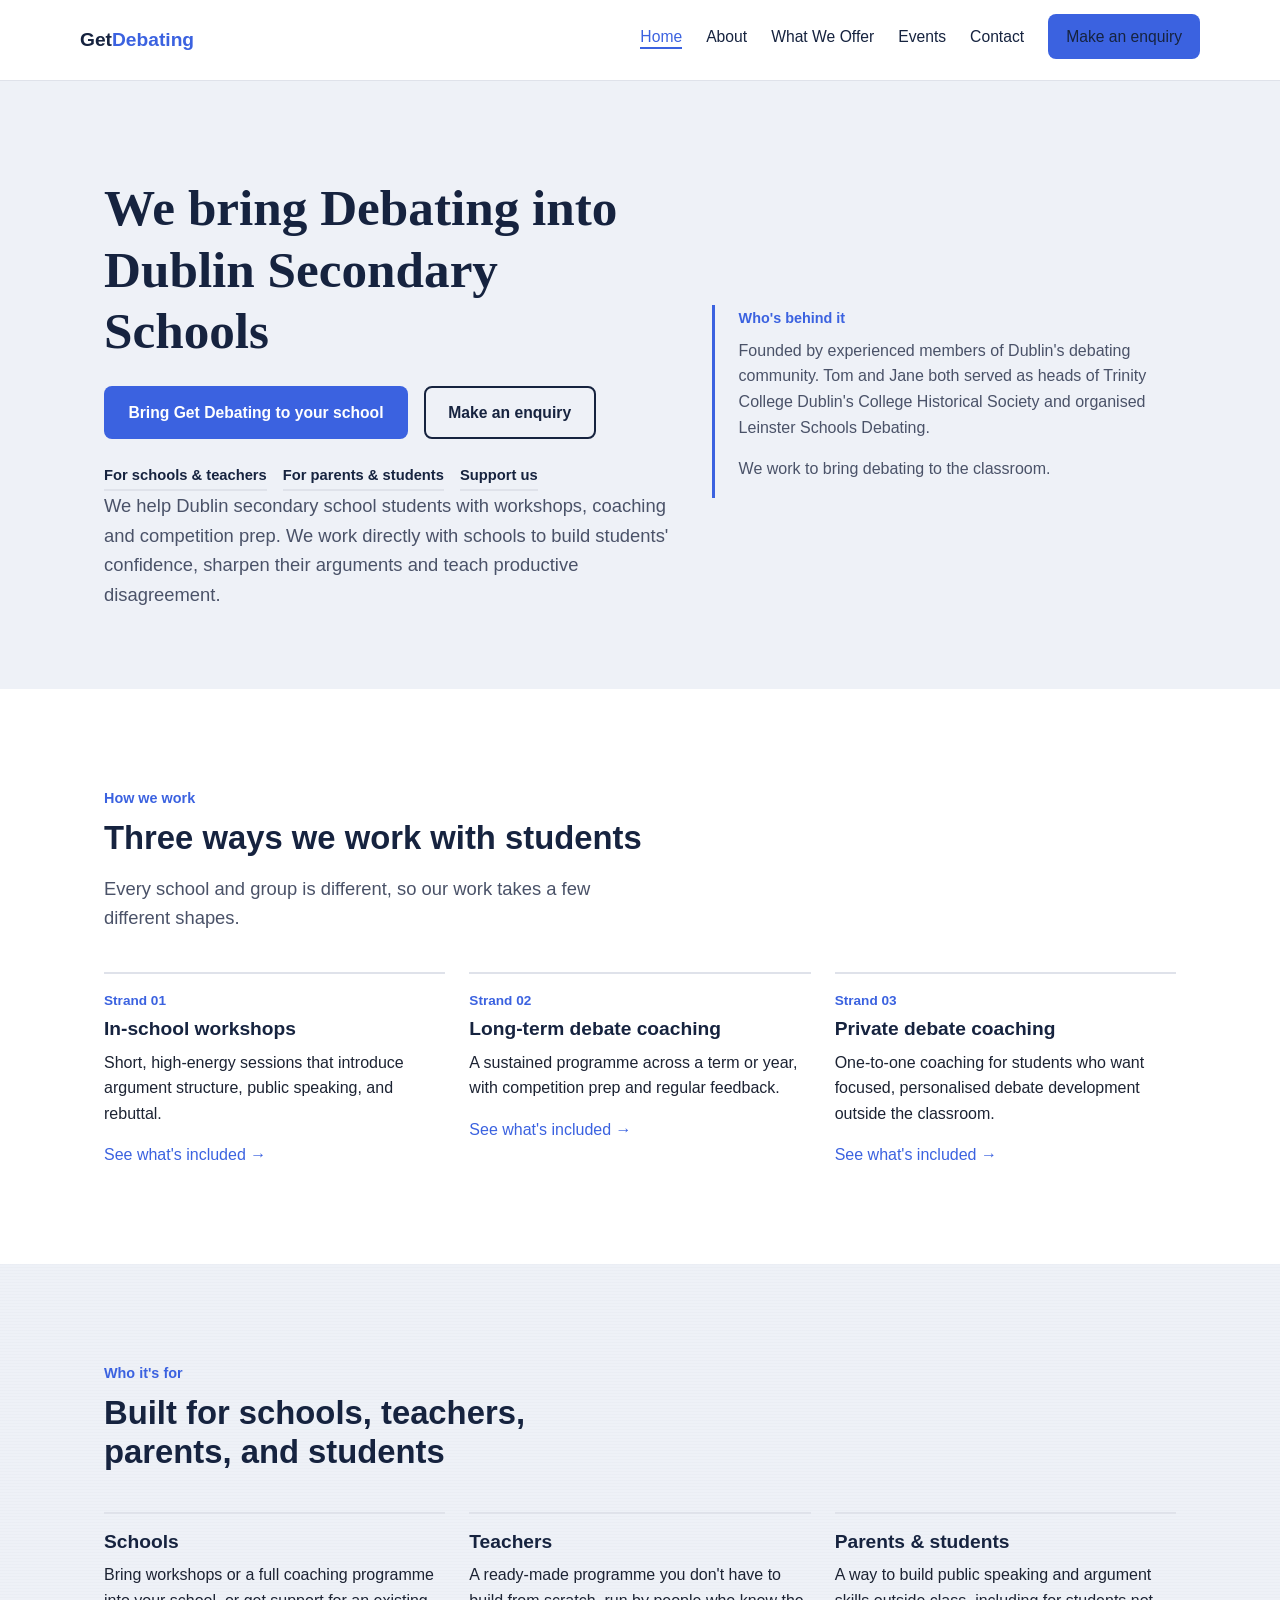
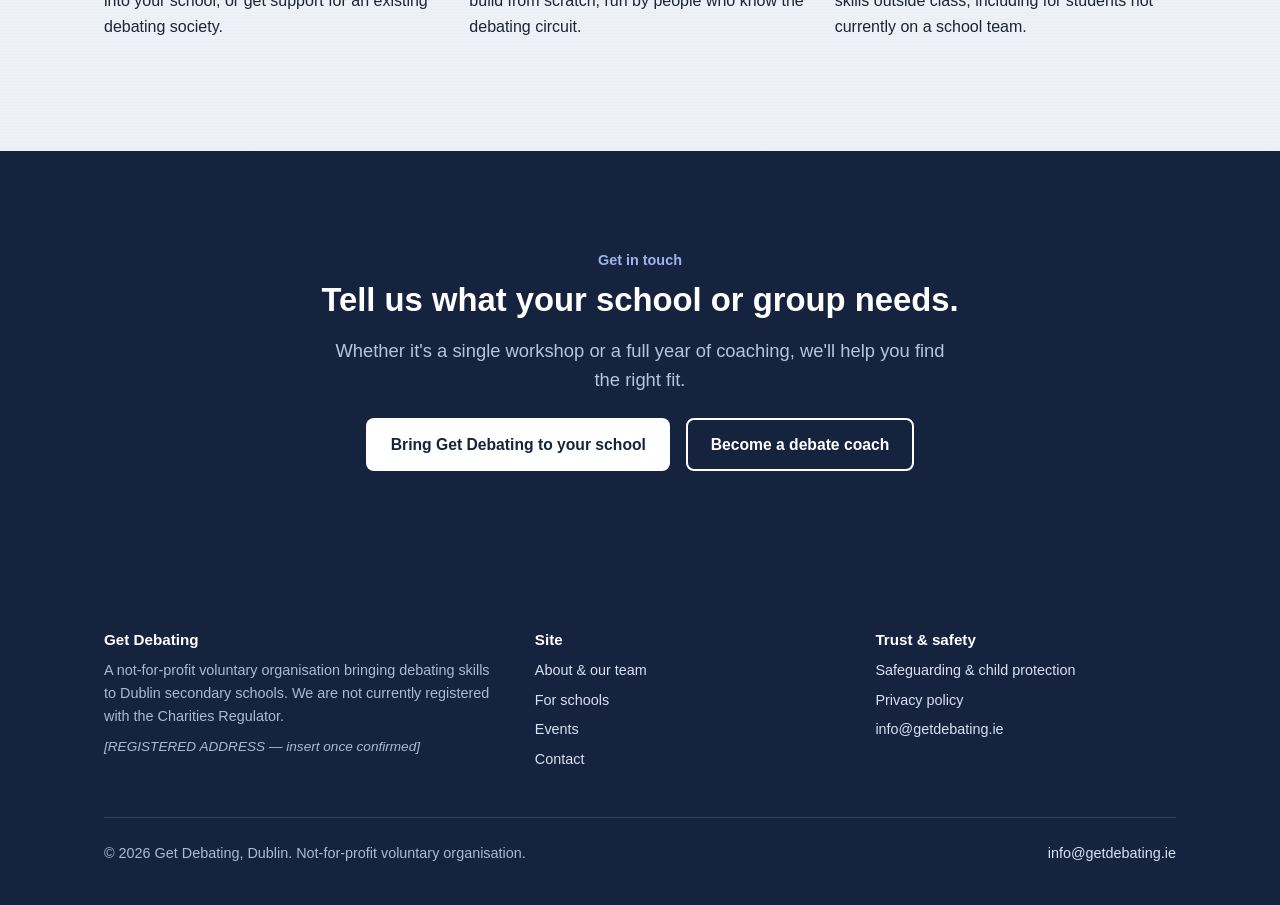
<file: index.html>
<!DOCTYPE html>
<html lang="en-IE">
<head>
  <meta charset="UTF-8" />
  <meta name="viewport" content="width=device-width, initial-scale=1.0" />
  <title>Get Debating — Debating programmes for Dublin secondary schools</title>
  <meta name="description" content="Get Debating runs in-school workshops, long-term coaching, and student debate groups for Dublin secondary schools." />
  <link rel="stylesheet" href="styles.css" />
</head>
<body>

  <a class="skip-link" href="#main">Skip to content</a>

  <!-- ============ HEADER / NAVIGATION ============
       This exact header is repeated on every page. The only
       thing that changes is which link has aria-current="page". -->
  <header class="site-header">
    <nav class="nav wrap">
      <a href="index.html" class="nav-logo">Get<span>Debating</span></a>

      <button class="nav-toggle" aria-label="Open menu" aria-expanded="false">☰</button>

      <ul class="nav-links">
        <li><a href="index.html" aria-current="page">Home</a></li>
        <li><a href="about.html">About</a></li>
        <li><a href="programmes.html">What We Offer</a></li>
        <li><a href="events.html">Events</a></li>
        <li><a href="contact.html">Contact</a></li>
        <li><a href="contact.html" class="btn btn--primary btn--small">Make an enquiry</a></li>
      </ul>
    </nav>
  </header>

  <main id="main">

    <!-- ============ HERO ============ -->
    <section class="hero">
      <div class="wrap hero-grid">
        <div>
          <h1>We bring Debating into Dublin Secondary Schools</h1>
          <div class="hero-actions">
            <a href="programmes.html" class="btn btn--primary">Bring Get Debating to your school</a>
            <a href="contact.html" class="btn btn--ghost">Make an enquiry</a>
          </div>
          <nav class="audience-routing" aria-label="Browse by audience">
            <a href="programmes.html">For schools &amp; teachers</a>
            <a href="programmes.html#student-groups">For parents &amp; students</a>
            <a href="contact.html">Support us</a>
          </nav>
          <p class="lede">
            We help Dublin secondary school students with workshops, coaching
            and competition prep. We work directly with schools to build
            students' confidence, sharpen their arguments and teach
            productive disagreement.
          </p>
        </div>

        <div class="hero-panel">
          <span class="motion-tag">Who's behind it</span>
          <p>
            Founded by experienced members of Dublin's debating community.
            Tom and Jane both served as heads of Trinity College Dublin's
            College Historical Society and organised Leinster Schools
            Debating.
          </p>
          <p>
            We work to bring debating to the classroom.
          </p>
        </div>
      </div>
    </section>

    <!-- ============ THREE STRANDS OF WORK ============ -->
    <section class="section">
      <div class="wrap">
        <div class="section-head">
          <span class="motion-tag">How we work</span>
          <h2>Three ways we work with students</h2>
          <p class="lede">
            Every school and group is different, so our work takes a few
            different shapes.
          </p>
        </div>

        <div class="grid grid--3">
          <div class="card">
            <span class="card-eyebrow">Strand 01</span>
            <h3>In-school workshops</h3>
            <p>Short, high-energy sessions that introduce argument structure, public speaking, and rebuttal.</p>
            <a href="programmes.html">See what's included →</a>
          </div>
          <div class="card">
            <span class="card-eyebrow">Strand 02</span>
            <h3>Long-term debate coaching</h3>
            <p>A sustained programme across a term or year, with competition prep and regular feedback.</p>
            <a href="programmes.html">See what's included →</a>
          </div>
          <div class="card">
            <span class="card-eyebrow">Strand 03</span>
            <h3>Private debate coaching</h3>
            <p>One-to-one coaching for students who want focused, personalised debate development outside the classroom.</p>
            <a href="programmes.html">See what's included →</a>
          </div>
        </div>
      </div>
    </section>

    <!-- ============ WHO IT'S FOR ============ -->
    <section class="section section--tint">
      <div class="wrap">
        <div class="section-head">
          <span class="motion-tag">Who it's for</span>
          <h2>Built for schools, teachers, parents, and students</h2>
        </div>

        <div class="grid grid--3">
          <div class="card">
            <h3>Schools</h3>
            <p>Bring workshops or a full coaching programme into your school, or get support for an existing debating society.</p>
          </div>
          <div class="card">
            <h3>Teachers</h3>
            <p>A ready-made programme you don't have to build from scratch, run by people who know the debating circuit.</p>
          </div>
          <div class="card">
            <h3>Parents &amp; students</h3>
            <p>A way to build public speaking and argument skills outside class, including for students not currently on a school team.</p>
          </div>
        </div>
      </div>
    </section>

    <!-- ============ FINAL CTA ============ -->
    <section class="section section--navy center">
      <div class="wrap">
        <span class="motion-tag">Get in touch</span>
        <h2>Tell us what your school or group needs.</h2>
        <p class="lede" style="margin: 0 auto var(--space-3);">
          Whether it's a single workshop or a full year of coaching, we'll help you find the right fit.
        </p>
        <div class="hero-actions center" style="justify-content: center;">
          <a href="programmes.html" class="btn btn--on-navy">Bring Get Debating to your school</a>
          <a href="contact.html" class="btn btn--ghost" style="border-color:#fff; color:#fff;">Become a debate coach</a>
        </div>
      </div>
    </section>

  </main>

  <!-- ============ FOOTER ============ -->
  <footer class="site-footer">
    <div class="wrap">
      <div class="footer-top">
        <div>
          <h4>Get Debating</h4>
          <p>A not-for-profit voluntary organisation bringing debating skills to Dublin secondary schools. We are not currently registered with the Charities Regulator.</p>
          <p class="placeholder-note">[REGISTERED ADDRESS — insert once confirmed]</p>
        </div>
        <div>
          <h4>Site</h4>
          <ul>
            <li><a href="about.html">About &amp; our team</a></li>
            <li><a href="programmes.html">For schools</a></li>
            <li><a href="events.html">Events</a></li>
            <li><a href="contact.html">Contact</a></li>
          </ul>
        </div>
        <div>
          <h4>Trust &amp; safety</h4>
          <ul>
            <li><a href="safeguarding.html">Safeguarding &amp; child protection</a></li>
            <li><a href="privacy.html">Privacy policy</a></li>
            <li><a href="mailto:info@getdebating.ie">info@getdebating.ie</a></li>
          </ul>
        </div>
      </div>
      <div class="footer-grid">
        <span>© 2026 Get Debating, Dublin. Not-for-profit voluntary organisation.</span>
        <span><a href="contact.html">info@getdebating.ie</a></span>
      </div>
    </div>
  </footer>

  <script src="script.js"></script>
</body>
</html>
</file>
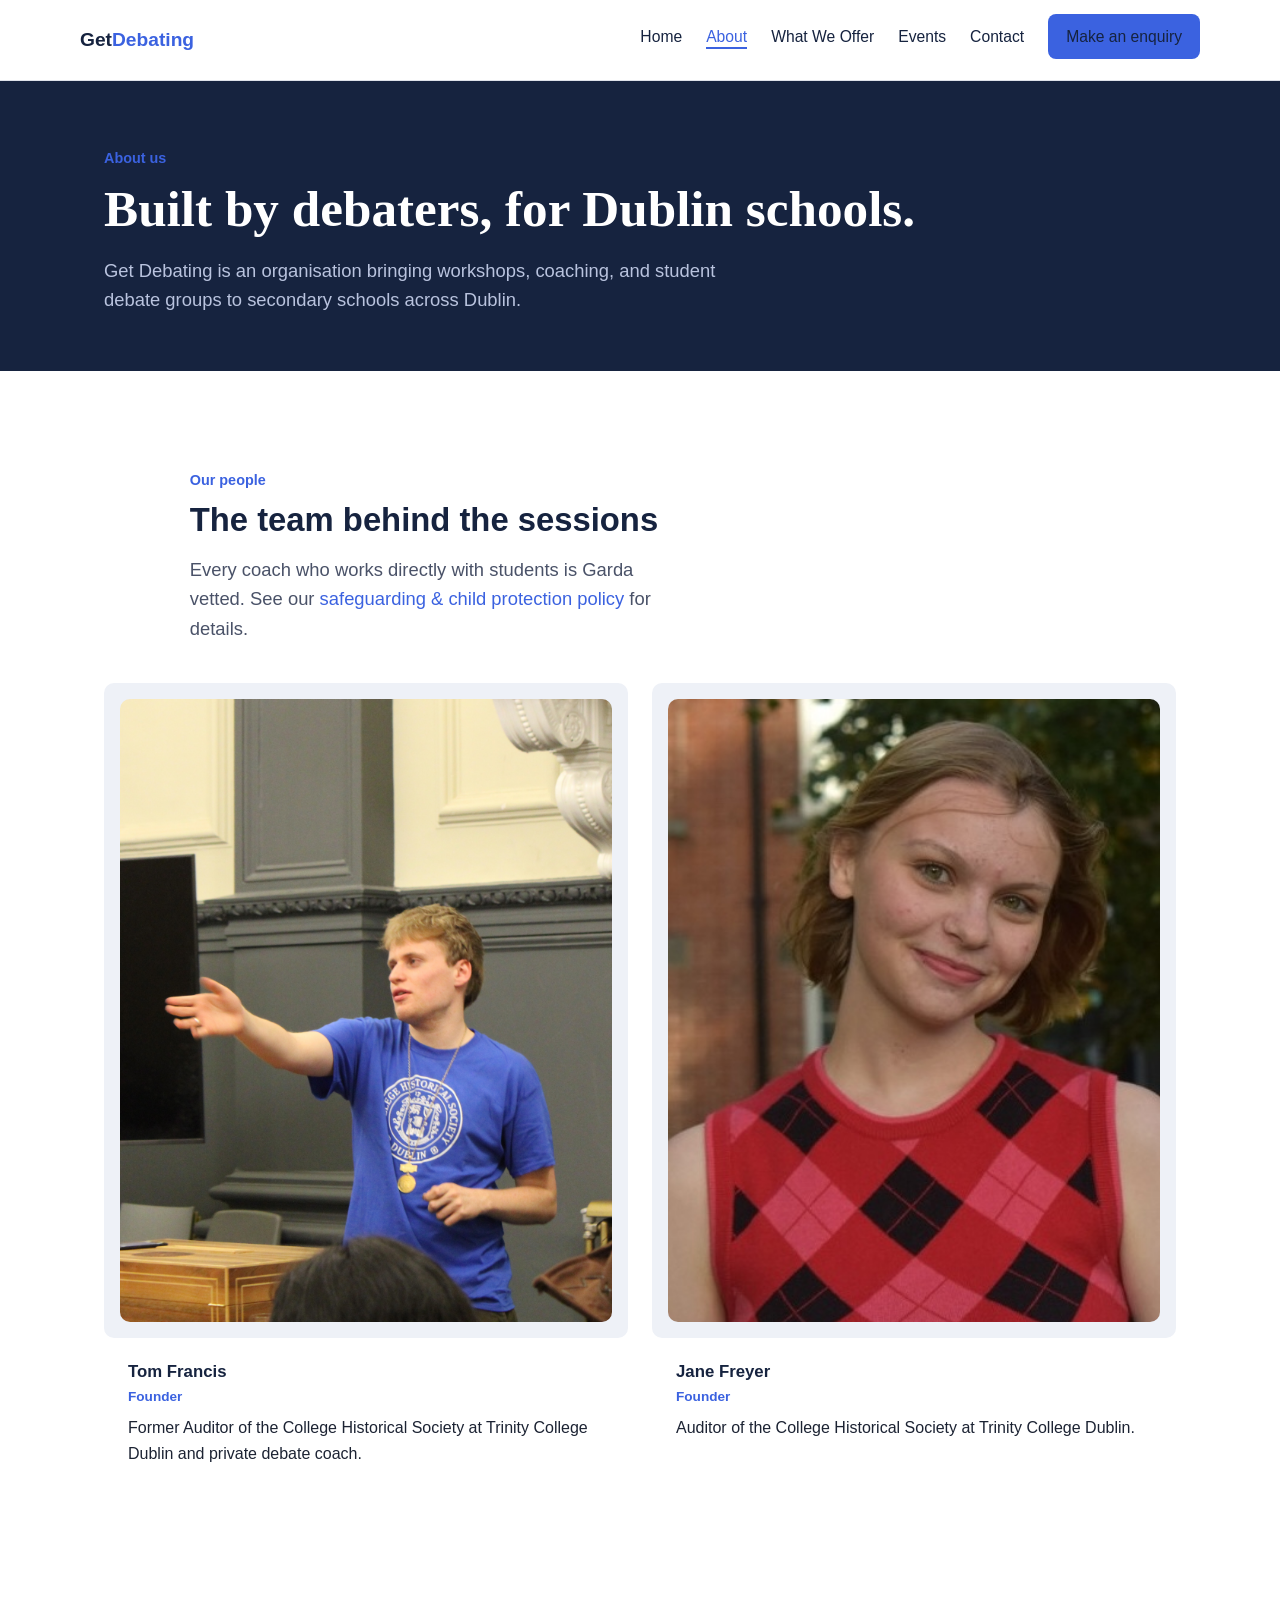
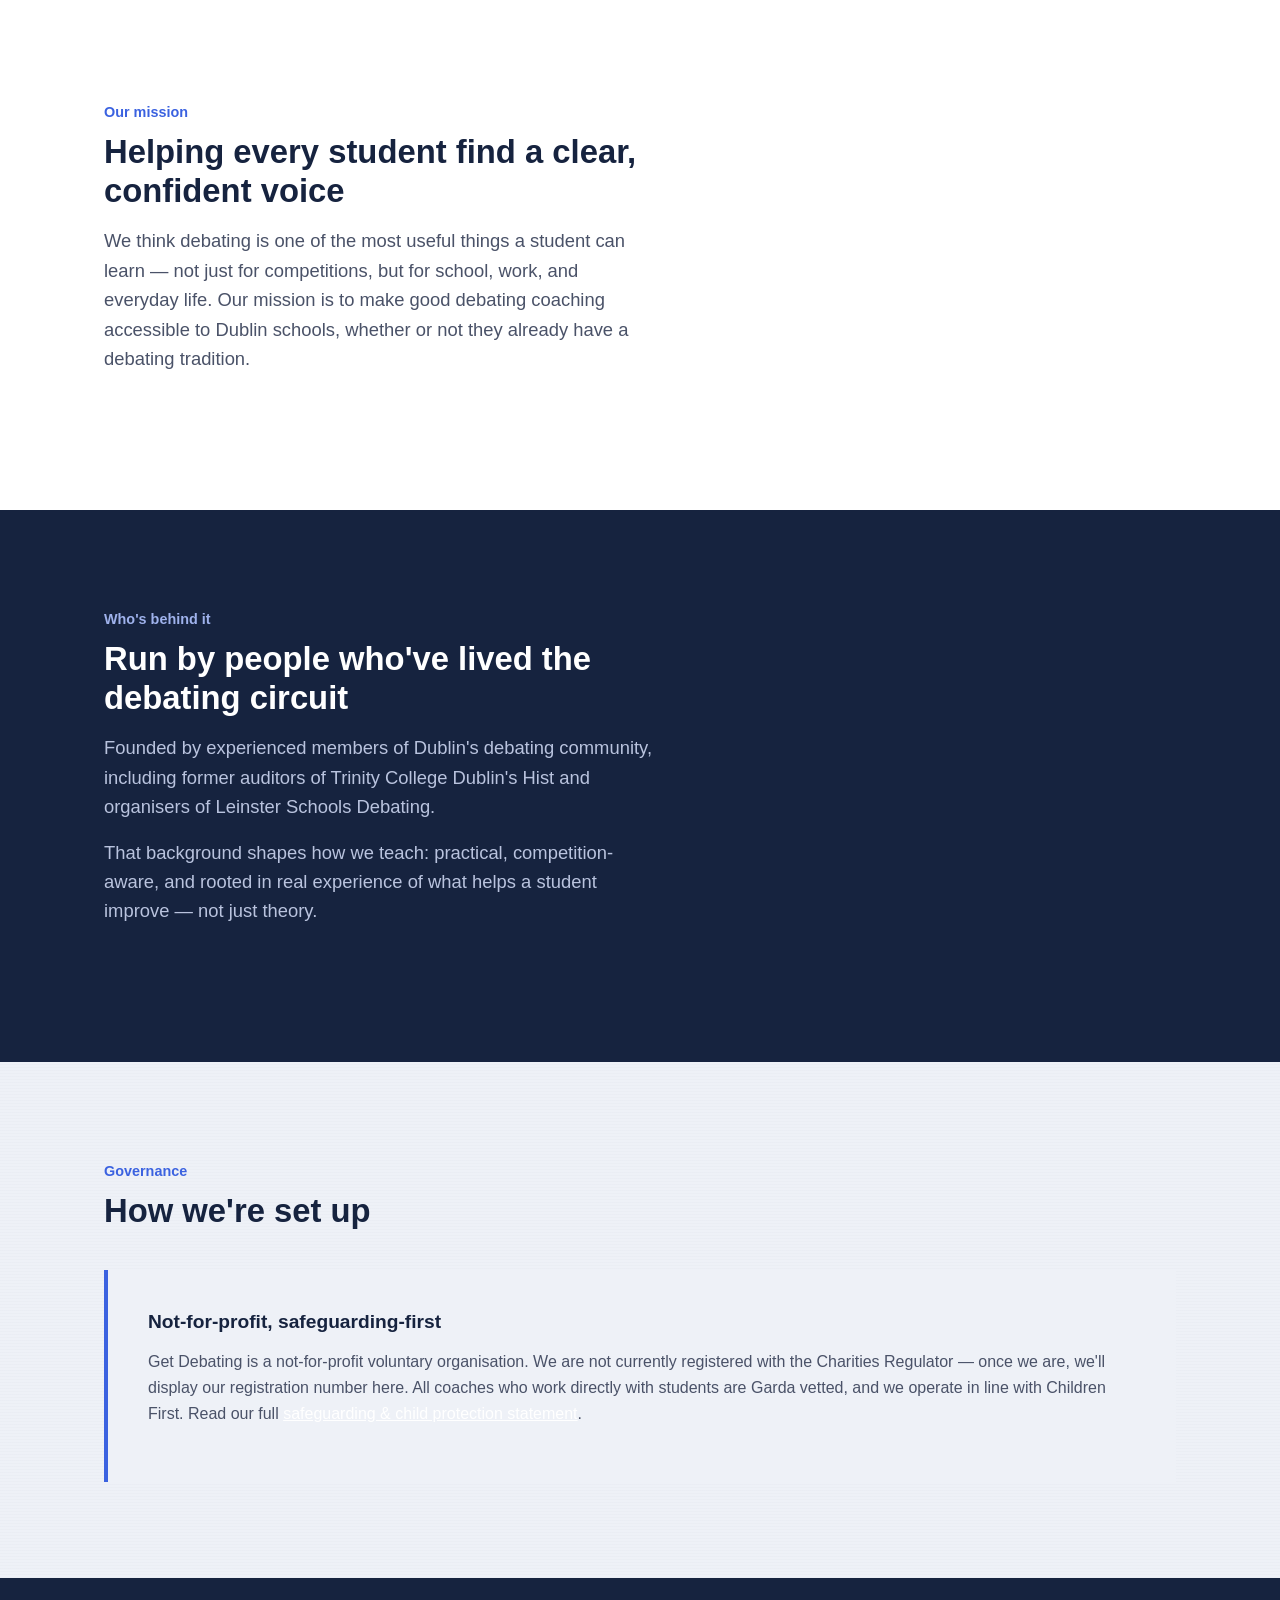
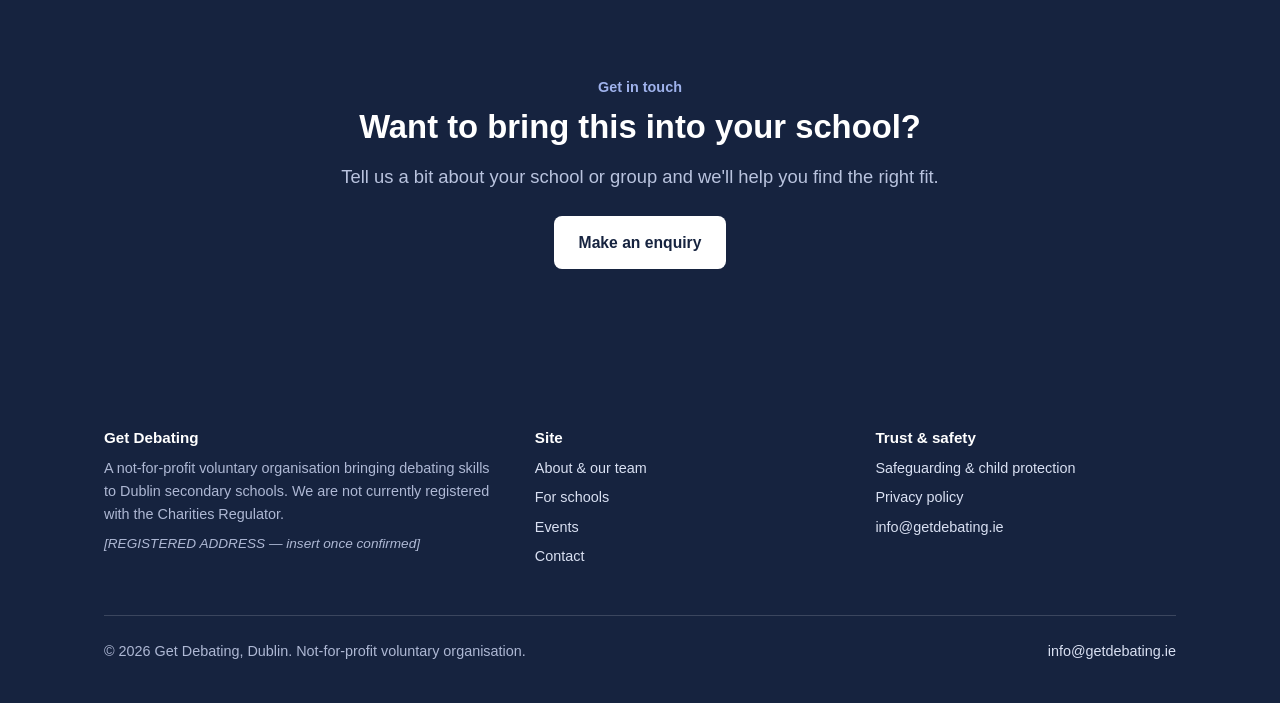
<file: about.html>
<!DOCTYPE html>
<html lang="en-IE">
<head>
  <meta charset="UTF-8" />
  <meta name="viewport" content="width=device-width, initial-scale=1.0" />
  <title>About — Get Debating</title>
  <meta name="description" content="Get Debating is an organisation run by experienced members of Dublin's debating community, bringing workshops and coaching to secondary schools." />
  <link rel="stylesheet" href="styles.css" />
</head>
<body>

  <a class="skip-link" href="#main">Skip to content</a>

  <!-- ============ HEADER / NAVIGATION ============ -->
  <header class="site-header">
    <nav class="nav wrap">
      <a href="index.html" class="nav-logo">Get<span>Debating</span></a>

      <button class="nav-toggle" aria-label="Open menu" aria-expanded="false">☰</button>

      <ul class="nav-links">
        <li><a href="index.html">Home</a></li>
        <li><a href="about.html" aria-current="page">About</a></li>
        <li><a href="programmes.html">What We Offer</a></li>
        <li><a href="events.html">Events</a></li>
        <li><a href="contact.html">Contact</a></li>
        <li><a href="contact.html" class="btn btn--primary btn--small">Make an enquiry</a></li>
      </ul>
    </nav>
  </header>

  <main id="main">

    <!-- ============ PAGE HERO ============ -->
    <section class="page-hero">
      <div class="wrap">
        <span class="motion-tag">About us</span>
        <h1>Built by debaters, for Dublin schools.</h1>
        <p class="lede">
          Get Debating is an organisation bringing workshops, coaching, and
          student debate groups to secondary schools across Dublin.
        </p>
      </div>
    </section>

    <!-- ============ TEAM BIOS ============ -->
    <section class="section">
      <div class="wrap">
        <div class="section-head section-head--offset">
          <span class="motion-tag">Our people</span>
          <h2>The team behind the sessions</h2>
          <p class="lede">
            Every coach who works directly with students is Garda vetted. See
            our <a href="safeguarding.html">safeguarding &amp; child protection
            policy</a> for details.
          </p>
        </div>

        <div class="team-grid">
          <div class="team-card">
            <div class="team-photo"><img src="images/tom.jpg" alt="Tom Francis"></div>
            <div class="team-body">
              <h3>Tom Francis</h3>
              <span class="team-role">Founder</span>
              <p>Former Auditor of the College Historical Society at Trinity College Dublin and private debate coach.</p>
            </div>
          </div>
          <div class="team-card">
            <div class="team-photo"><img src="images/jane.jpg" alt="Jane Freyer"></div>
            <div class="team-body">
              <h3>Jane Freyer</h3>
              <span class="team-role">Founder</span>
              <p>Auditor of the College Historical Society at Trinity College Dublin.</p>
            </div>
          </div>
        </div>
      </div>
    </section>

    <!-- ============ MISSION ============ -->
    <section class="section">
      <div class="wrap">
        <div class="section-head">
          <span class="motion-tag">Our mission</span>
          <h2>Helping every student find a clear, confident voice</h2>
          <p class="lede">
            We think debating is one of the most useful things a student can
            learn — not just for competitions, but for school, work, and
            everyday life. Our mission is to make good debating coaching
            accessible to Dublin schools, whether or not they already have a
            debating tradition.
          </p>
        </div>
      </div>
    </section>

    <!-- ============ FOUNDER CREDIBILITY ============ -->
    <section class="section section--navy">
      <div class="wrap">
        <div class="section-head">
          <span class="motion-tag">Who's behind it</span>
          <h2>Run by people who've lived the debating circuit</h2>
          <p class="lede">
            Founded by experienced members of Dublin's debating community,
            including former auditors of Trinity College Dublin's Hist and
            organisers of Leinster Schools Debating.
          </p>
          <p class="lede">
            That background shapes how we teach: practical, competition-aware,
            and rooted in real experience of what helps a student improve —
            not just theory.
          </p>
        </div>
      </div>
    </section>

    <!-- ============ GOVERNANCE / SAFEGUARDING SUMMARY ============ -->
    <section class="section section--tint">
      <div class="wrap">
        <div class="section-head">
          <span class="motion-tag">Governance</span>
          <h2>How we're set up</h2>
        </div>
        <div class="safeguarding-callout">
          <h3>Not-for-profit, safeguarding-first</h3>
          <p>
            Get Debating is a not-for-profit voluntary organisation. We are
            not currently registered with the Charities Regulator — once we
            are, we'll display our registration number here. All coaches who
            work directly with students are Garda vetted, and we operate in
            line with Children First. Read our full
            <a href="safeguarding.html" style="color:#fff; text-decoration:underline;">safeguarding &amp; child protection statement</a>.
          </p>
        </div>
      </div>
    </section>

    <!-- ============ FINAL CTA ============ -->
    <section class="section section--navy center">
      <div class="wrap">
        <span class="motion-tag">Get in touch</span>
        <h2>Want to bring this into your school?</h2>
        <p class="lede" style="margin: 0 auto var(--space-3);">
          Tell us a bit about your school or group and we'll help you find the right fit.
        </p>
        <a href="contact.html" class="btn btn--on-navy">Make an enquiry</a>
      </div>
    </section>

  </main>

  <!-- ============ FOOTER ============ -->
  <footer class="site-footer">
    <div class="wrap">
      <div class="footer-top">
        <div>
          <h4>Get Debating</h4>
          <p>A not-for-profit voluntary organisation bringing debating skills to Dublin secondary schools. We are not currently registered with the Charities Regulator.</p>
          <p class="placeholder-note">[REGISTERED ADDRESS — insert once confirmed]</p>
        </div>
        <div>
          <h4>Site</h4>
          <ul>
            <li><a href="about.html">About &amp; our team</a></li>
            <li><a href="programmes.html">For schools</a></li>
            <li><a href="events.html">Events</a></li>
            <li><a href="contact.html">Contact</a></li>
          </ul>
        </div>
        <div>
          <h4>Trust &amp; safety</h4>
          <ul>
            <li><a href="safeguarding.html">Safeguarding &amp; child protection</a></li>
            <li><a href="privacy.html">Privacy policy</a></li>
            <li><a href="mailto:info@getdebating.ie">info@getdebating.ie</a></li>
          </ul>
        </div>
      </div>
      <div class="footer-grid">
        <span>© 2026 Get Debating, Dublin. Not-for-profit voluntary organisation.</span>
        <span><a href="contact.html">info@getdebating.ie</a></span>
      </div>
    </div>
  </footer>

  <script src="script.js"></script>
</body>
</html>
</file>
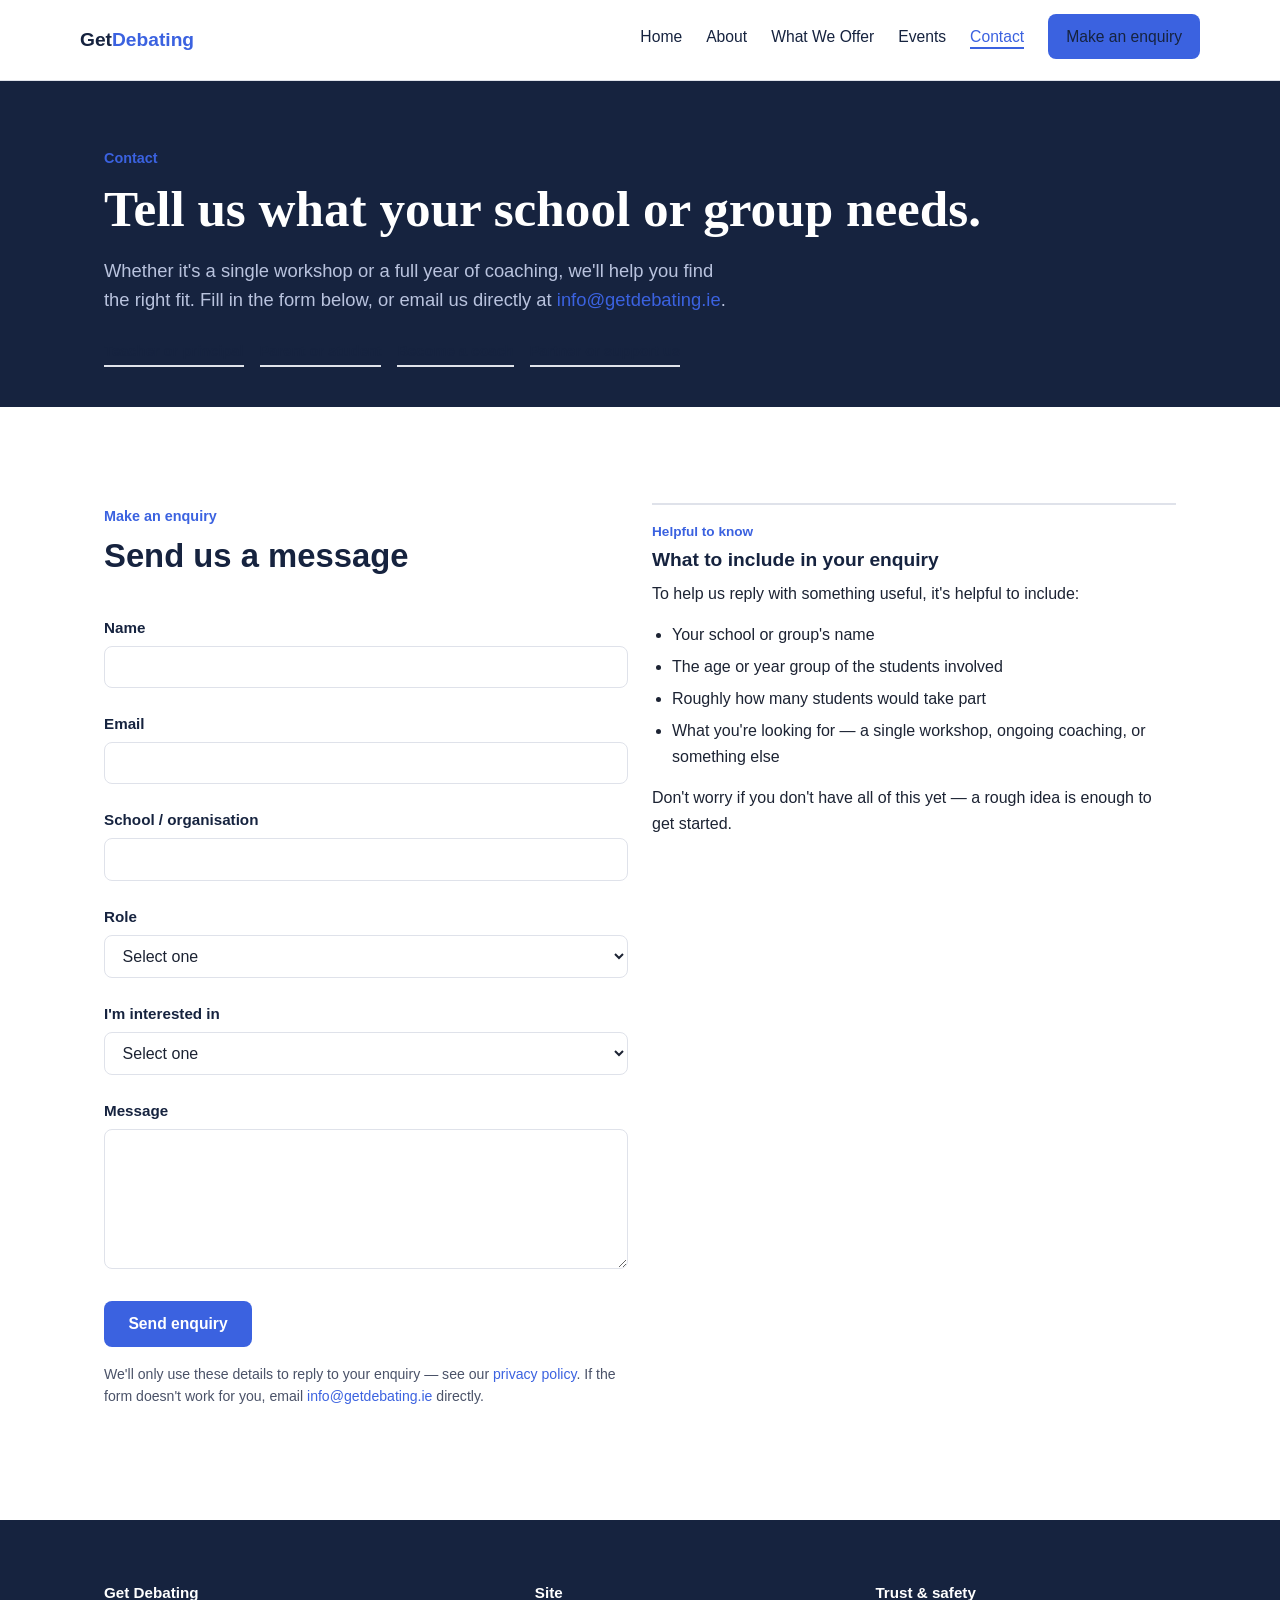
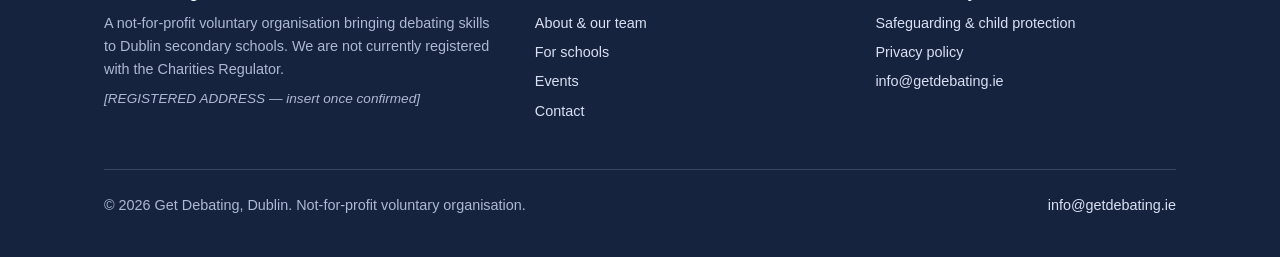
<file: contact.html>
<!DOCTYPE html>
<html lang="en-IE">
<head>
  <meta charset="UTF-8" />
  <meta name="viewport" content="width=device-width, initial-scale=1.0" />
  <title>Contact — Get Debating</title>
  <meta name="description" content="Get in touch with Get Debating to enquire about workshops, coaching, or student debate groups for your school." />
  <link rel="stylesheet" href="styles.css" />
</head>
<body>

  <a class="skip-link" href="#main">Skip to content</a>

  <!-- ============ HEADER / NAVIGATION ============ -->
  <header class="site-header">
    <nav class="nav wrap">
      <a href="index.html" class="nav-logo">Get<span>Debating</span></a>

      <button class="nav-toggle" aria-label="Open menu" aria-expanded="false">☰</button>

      <ul class="nav-links">
        <li><a href="index.html">Home</a></li>
        <li><a href="about.html">About</a></li>
        <li><a href="programmes.html">What We Offer</a></li>
        <li><a href="events.html">Events</a></li>
        <li><a href="contact.html" aria-current="page">Contact</a></li>
        <li><a href="contact.html" class="btn btn--primary btn--small">Make an enquiry</a></li>
      </ul>
    </nav>
  </header>

  <main id="main">

    <!-- ============ PAGE HERO ============ -->
    <section class="page-hero">
      <div class="wrap">
        <span class="motion-tag">Contact</span>
        <h1>Tell us what your school or group needs.</h1>
        <p class="lede">
          Whether it's a single workshop or a full year of coaching, we'll
          help you find the right fit. Fill in the form below, or email us
          directly at <a href="mailto:info@getdebating.ie">info@getdebating.ie</a>.
        </p>
        <nav class="audience-routing" aria-label="Quick contact by audience">
          <a href="mailto:info@getdebating.ie?subject=School%20enquiry">Teacher or principal</a>
          <a href="mailto:info@getdebating.ie?subject=Parent%2Fstudent%20enquiry">Parent or student</a>
          <a href="mailto:info@getdebating.ie?subject=Volunteering">Become a coach</a>
          <a href="mailto:info@getdebating.ie?subject=Partnership%2Fsupport">Partner or support us</a>
        </nav>
      </div>
    </section>

    <section class="section">
      <div class="wrap grid grid--2" style="align-items: start;">

        <!-- ============ ENQUIRY FORM ============ -->
        <div>
          <div class="section-head">
            <span class="motion-tag">Make an enquiry</span>
            <h2>Send us a message</h2>
          </div>

          <form id="enquiry-form" action="https://api.web3forms.com/submit" method="POST" novalidate>
            <!-- Replace with a real key from https://web3forms.com — free tier, 250 submissions/month -->
            <input type="hidden" name="access_key" value="[WEB3FORMS-ACCESS-KEY]" />
            <input type="hidden" name="subject" value="New enquiry — Get Debating website" />
            <input type="hidden" name="from_name" value="Get Debating website" />

            <!-- Honeypot spam trap: left blank by humans, filled in by bots -->
            <div class="honeypot-field" aria-hidden="true">
              <label for="hp-field">Leave this field blank</label>
              <input type="text" id="hp-field" name="botcheck" tabindex="-1" autocomplete="off" />
            </div>

            <div class="form-field">
              <label for="name">Name</label>
              <input type="text" id="name" name="name" required />
            </div>

            <div class="form-field">
              <label for="email">Email</label>
              <input type="email" id="email" name="email" required />
            </div>

            <div class="form-field">
              <label for="school">School / organisation</label>
              <input type="text" id="school" name="school" />
            </div>

            <div class="form-field">
              <label for="role">Role</label>
              <select id="role" name="role">
                <option value="">Select one</option>
                <option value="teacher">Teacher</option>
                <option value="parent">Parent</option>
                <option value="student">Student</option>
                <option value="school-leader">School leader</option>
                <option value="other">Other</option>
              </select>
            </div>

            <div class="form-field">
              <label for="interest">I'm interested in</label>
              <select id="interest" name="interest">
                <option value="">Select one</option>
                <option value="in-school-workshop">In-school workshop</option>
                <option value="long-term-coaching">Long-term coaching</option>
                <option value="debate-group">Student debate group</option>
                <option value="event">Event enquiry</option>
                <option value="general">General question</option>
              </select>
            </div>

            <div class="form-field">
              <label for="message">Message</label>
              <textarea id="message" name="message"></textarea>
            </div>

            <button type="submit" class="btn btn--primary">Send enquiry</button>

            <p style="font-size: 0.88rem; color: var(--ink-soft); margin-top: var(--space-2);">
              We'll only use these details to reply to your enquiry — see our
              <a href="privacy.html">privacy policy</a>. If the form doesn't
              work for you, email
              <a href="mailto:info@getdebating.ie">info@getdebating.ie</a> directly.
            </p>

            <p id="form-note" class="form-note" role="status"></p>
          </form>
        </div>

        <!-- ============ WHAT TO INCLUDE ============ -->
        <div>
          <div class="card">
            <span class="card-eyebrow">Helpful to know</span>
            <h3>What to include in your enquiry</h3>
            <p>To help us reply with something useful, it's helpful to include:</p>
            <ul>
              <li>Your school or group's name</li>
              <li>The age or year group of the students involved</li>
              <li>Roughly how many students would take part</li>
              <li>What you're looking for — a single workshop, ongoing coaching, or something else</li>
            </ul>
            <p>Don't worry if you don't have all of this yet — a rough idea is enough to get started.</p>
          </div>
        </div>

      </div>
    </section>

  </main>

  <!-- ============ FOOTER ============ -->
  <footer class="site-footer">
    <div class="wrap">
      <div class="footer-top">
        <div>
          <h4>Get Debating</h4>
          <p>A not-for-profit voluntary organisation bringing debating skills to Dublin secondary schools. We are not currently registered with the Charities Regulator.</p>
          <p class="placeholder-note">[REGISTERED ADDRESS — insert once confirmed]</p>
        </div>
        <div>
          <h4>Site</h4>
          <ul>
            <li><a href="about.html">About &amp; our team</a></li>
            <li><a href="programmes.html">For schools</a></li>
            <li><a href="events.html">Events</a></li>
            <li><a href="contact.html">Contact</a></li>
          </ul>
        </div>
        <div>
          <h4>Trust &amp; safety</h4>
          <ul>
            <li><a href="safeguarding.html">Safeguarding &amp; child protection</a></li>
            <li><a href="privacy.html">Privacy policy</a></li>
            <li><a href="mailto:info@getdebating.ie">info@getdebating.ie</a></li>
          </ul>
        </div>
      </div>
      <div class="footer-grid">
        <span>© 2026 Get Debating, Dublin. Not-for-profit voluntary organisation.</span>
        <span><a href="contact.html">info@getdebating.ie</a></span>
      </div>
    </div>
  </footer>

  <script src="script.js"></script>
</body>
</html>
</file>
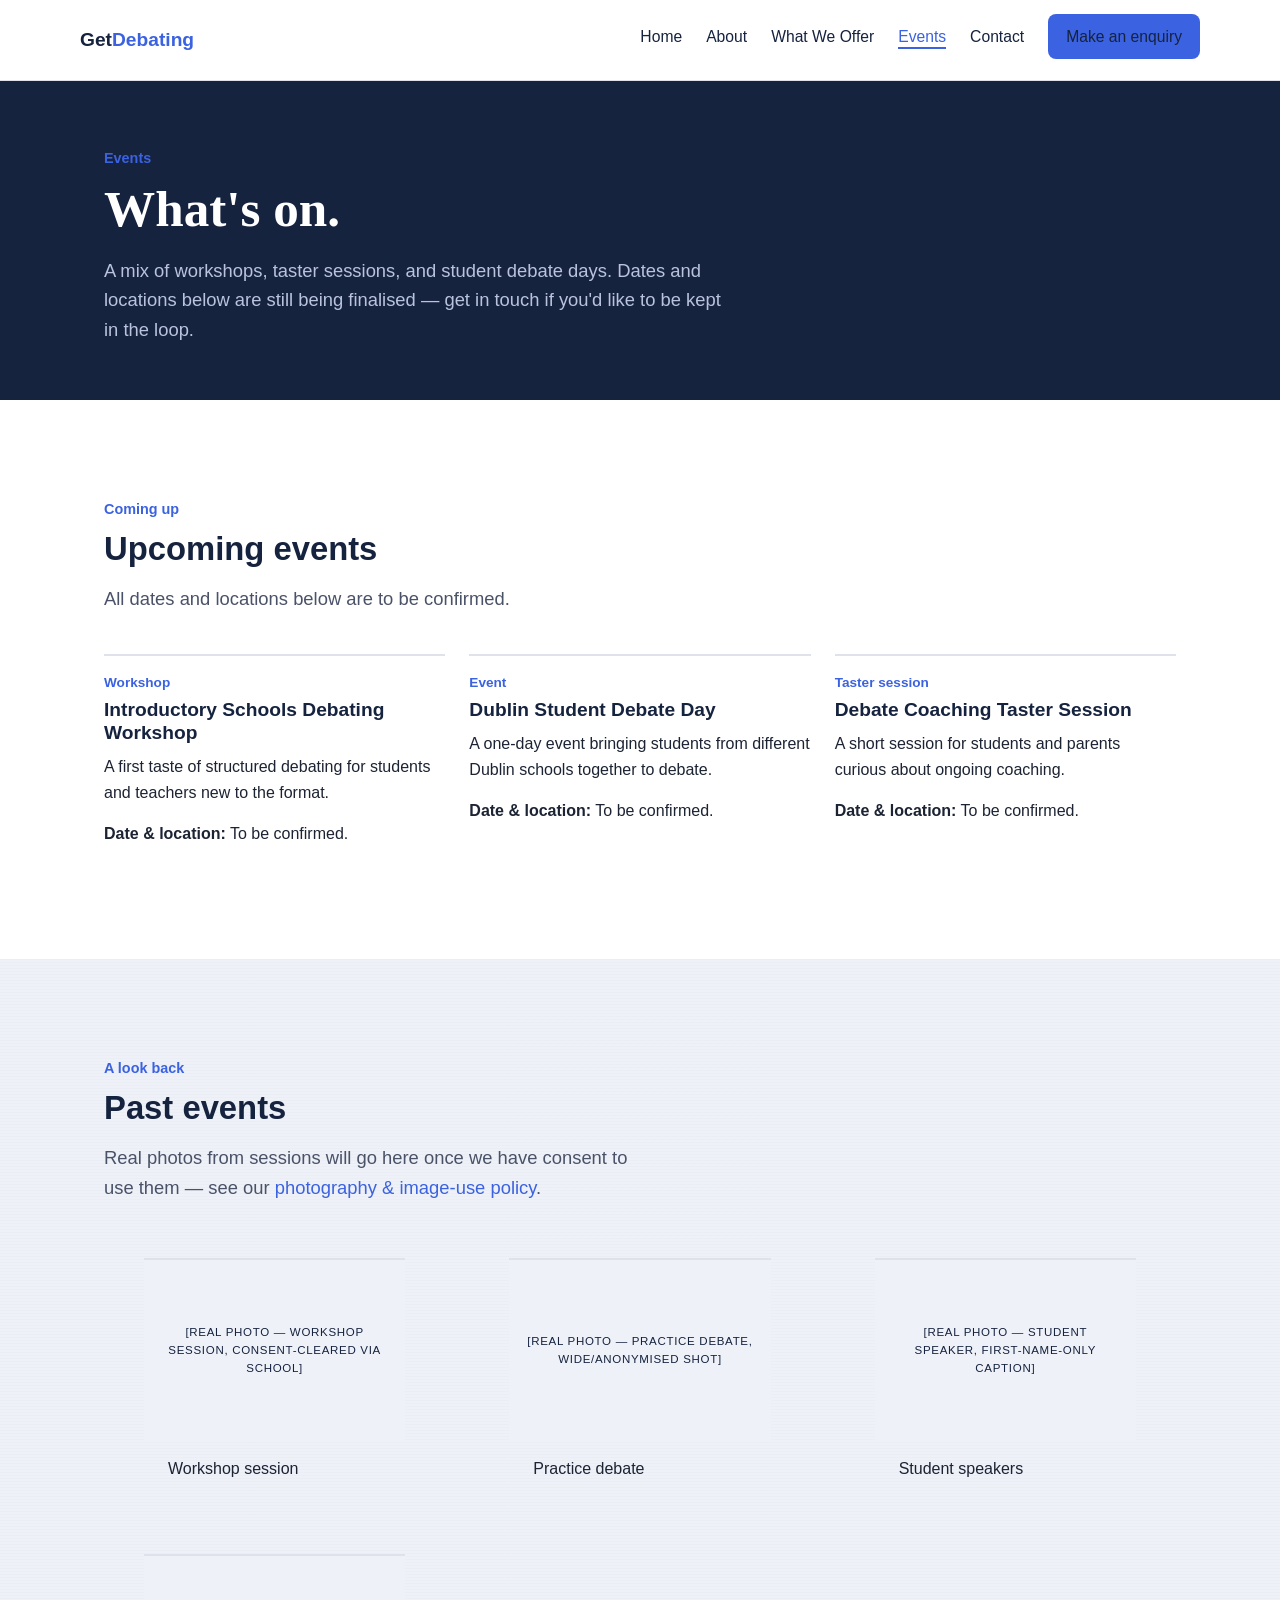
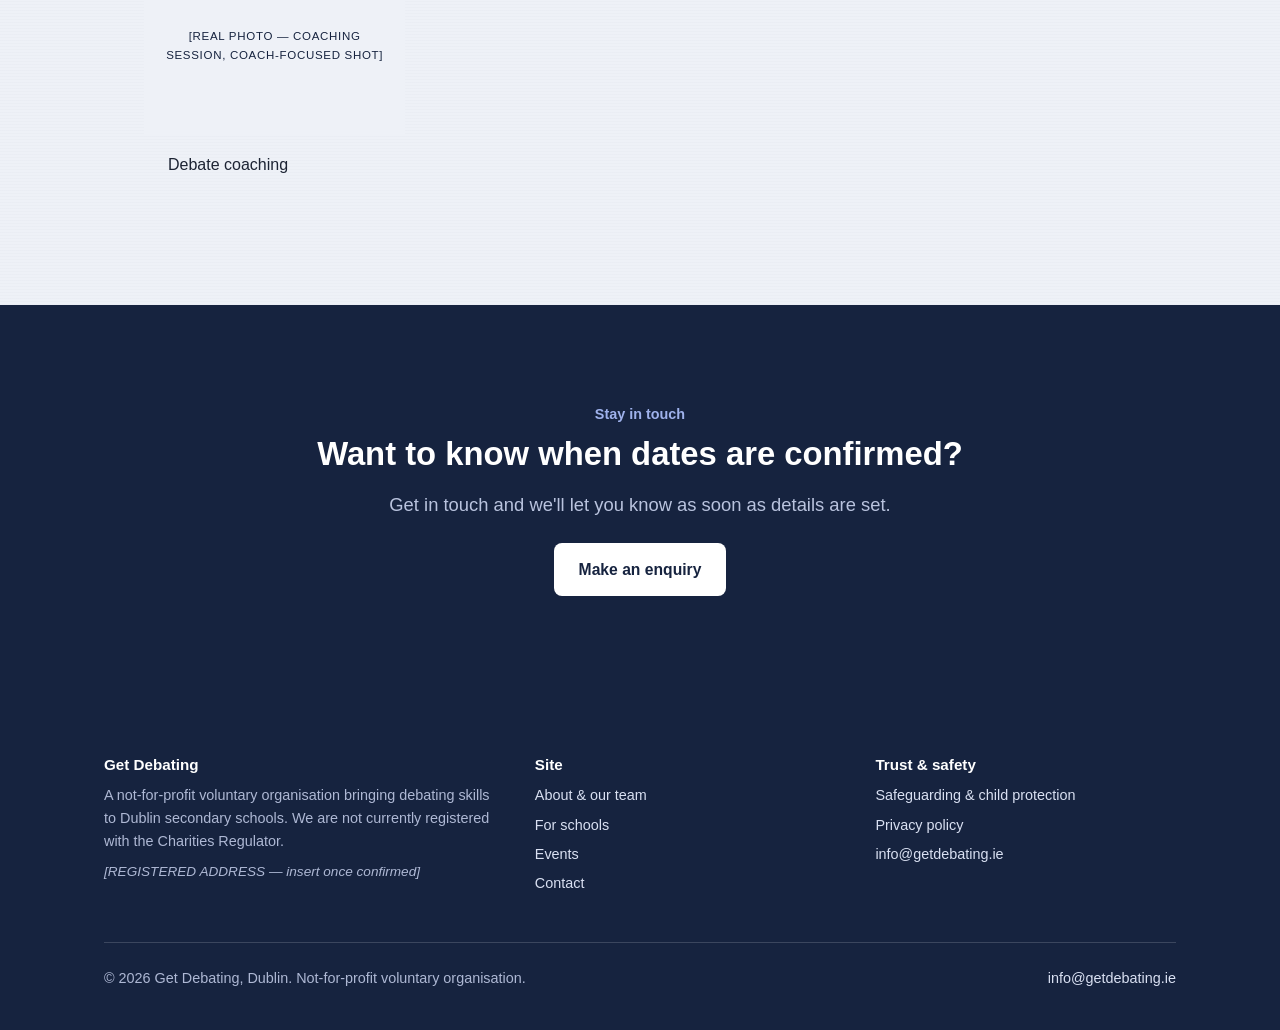
<file: events.html>
<!DOCTYPE html>
<html lang="en-IE">
<head>
  <meta charset="UTF-8" />
  <meta name="viewport" content="width=device-width, initial-scale=1.0" />
  <title>Events — Get Debating</title>
  <meta name="description" content="Upcoming workshops, debate days, and taster sessions for Dublin secondary schools." />
  <link rel="stylesheet" href="styles.css" />
</head>
<body>

  <a class="skip-link" href="#main">Skip to content</a>

  <!-- ============ HEADER / NAVIGATION ============ -->
  <header class="site-header">
    <nav class="nav wrap">
      <a href="index.html" class="nav-logo">Get<span>Debating</span></a>

      <button class="nav-toggle" aria-label="Open menu" aria-expanded="false">☰</button>

      <ul class="nav-links">
        <li><a href="index.html">Home</a></li>
        <li><a href="about.html">About</a></li>
        <li><a href="programmes.html">What We Offer</a></li>
        <li><a href="events.html" aria-current="page">Events</a></li>
        <li><a href="contact.html">Contact</a></li>
        <li><a href="contact.html" class="btn btn--primary btn--small">Make an enquiry</a></li>
      </ul>
    </nav>
  </header>

  <main id="main">

    <!-- ============ PAGE HERO ============ -->
    <section class="page-hero">
      <div class="wrap">
        <span class="motion-tag">Events</span>
        <h1>What's on.</h1>
        <p class="lede">
          A mix of workshops, taster sessions, and student debate days. Dates
          and locations below are still being finalised — get in touch if
          you'd like to be kept in the loop.
        </p>
      </div>
    </section>

    <!-- ============ UPCOMING EVENTS ============ -->
    <section class="section">
      <div class="wrap">
        <div class="section-head">
          <span class="motion-tag">Coming up</span>
          <h2>Upcoming events</h2>
          <p class="lede">All dates and locations below are to be confirmed.</p>
        </div>

        <div class="grid grid--3">
          <div class="card">
            <span class="card-eyebrow">Workshop</span>
            <h3>Introductory Schools Debating Workshop</h3>
            <p>A first taste of structured debating for students and teachers new to the format.</p>
            <p><strong>Date &amp; location:</strong> To be confirmed.</p>
          </div>
          <div class="card">
            <span class="card-eyebrow">Event</span>
            <h3>Dublin Student Debate Day</h3>
            <p>A one-day event bringing students from different Dublin schools together to debate.</p>
            <p><strong>Date &amp; location:</strong> To be confirmed.</p>
          </div>
          <div class="card">
            <span class="card-eyebrow">Taster session</span>
            <h3>Debate Coaching Taster Session</h3>
            <p>A short session for students and parents curious about ongoing coaching.</p>
            <p><strong>Date &amp; location:</strong> To be confirmed.</p>
          </div>
        </div>
      </div>
    </section>

    <!-- ============ PAST EVENTS / GALLERY ============ -->
    <section class="section section--tint">
      <div class="wrap">
        <div class="section-head">
          <span class="motion-tag">A look back</span>
          <h2>Past events</h2>
          <p class="lede">
            Real photos from sessions will go here once we have consent to
            use them — see our
            <a href="safeguarding.html">photography &amp; image-use policy</a>.
          </p>
        </div>

        <div class="grid grid--3">
          <figure class="card" style="padding: 0; overflow: hidden;">
            <div style="background: var(--blue-tint); height: 180px; display: flex; align-items: center; justify-content: center; color: var(--navy); font-family: var(--font-mono); font-size: 0.72rem; letter-spacing: 0.06em; text-transform: uppercase; text-align: center; padding: var(--space-2);">[REAL PHOTO — workshop session, consent-cleared via school]</div>
            <figcaption style="padding: var(--space-2) var(--space-3);">Workshop session</figcaption>
          </figure>
          <figure class="card" style="padding: 0; overflow: hidden;">
            <div style="background: var(--blue-tint); height: 180px; display: flex; align-items: center; justify-content: center; color: var(--navy); font-family: var(--font-mono); font-size: 0.72rem; letter-spacing: 0.06em; text-transform: uppercase; text-align: center; padding: var(--space-2);">[REAL PHOTO — practice debate, wide/anonymised shot]</div>
            <figcaption style="padding: var(--space-2) var(--space-3);">Practice debate</figcaption>
          </figure>
          <figure class="card" style="padding: 0; overflow: hidden;">
            <div style="background: var(--blue-tint); height: 180px; display: flex; align-items: center; justify-content: center; color: var(--navy); font-family: var(--font-mono); font-size: 0.72rem; letter-spacing: 0.06em; text-transform: uppercase; text-align: center; padding: var(--space-2);">[REAL PHOTO — student speaker, first-name-only caption]</div>
            <figcaption style="padding: var(--space-2) var(--space-3);">Student speakers</figcaption>
          </figure>
          <figure class="card" style="padding: 0; overflow: hidden;">
            <div style="background: var(--blue-tint); height: 180px; display: flex; align-items: center; justify-content: center; color: var(--navy); font-family: var(--font-mono); font-size: 0.72rem; letter-spacing: 0.06em; text-transform: uppercase; text-align: center; padding: var(--space-2);">[REAL PHOTO — coaching session, coach-focused shot]</div>
            <figcaption style="padding: var(--space-2) var(--space-3);">Debate coaching</figcaption>
          </figure>
        </div>
      </div>
    </section>

    <!-- ============ FINAL CTA ============ -->
    <section class="section section--navy center">
      <div class="wrap">
        <span class="motion-tag">Stay in touch</span>
        <h2>Want to know when dates are confirmed?</h2>
        <p class="lede" style="margin: 0 auto var(--space-3);">
          Get in touch and we'll let you know as soon as details are set.
        </p>
        <a href="contact.html" class="btn btn--on-navy">Make an enquiry</a>
      </div>
    </section>

  </main>

  <!-- ============ FOOTER ============ -->
  <footer class="site-footer">
    <div class="wrap">
      <div class="footer-top">
        <div>
          <h4>Get Debating</h4>
          <p>A not-for-profit voluntary organisation bringing debating skills to Dublin secondary schools. We are not currently registered with the Charities Regulator.</p>
          <p class="placeholder-note">[REGISTERED ADDRESS — insert once confirmed]</p>
        </div>
        <div>
          <h4>Site</h4>
          <ul>
            <li><a href="about.html">About &amp; our team</a></li>
            <li><a href="programmes.html">For schools</a></li>
            <li><a href="events.html">Events</a></li>
            <li><a href="contact.html">Contact</a></li>
          </ul>
        </div>
        <div>
          <h4>Trust &amp; safety</h4>
          <ul>
            <li><a href="safeguarding.html">Safeguarding &amp; child protection</a></li>
            <li><a href="privacy.html">Privacy policy</a></li>
            <li><a href="mailto:info@getdebating.ie">info@getdebating.ie</a></li>
          </ul>
        </div>
      </div>
      <div class="footer-grid">
        <span>© 2026 Get Debating, Dublin. Not-for-profit voluntary organisation.</span>
        <span><a href="contact.html">info@getdebating.ie</a></span>
      </div>
    </div>
  </footer>

  <script src="script.js"></script>
</body>
</html>
</file>
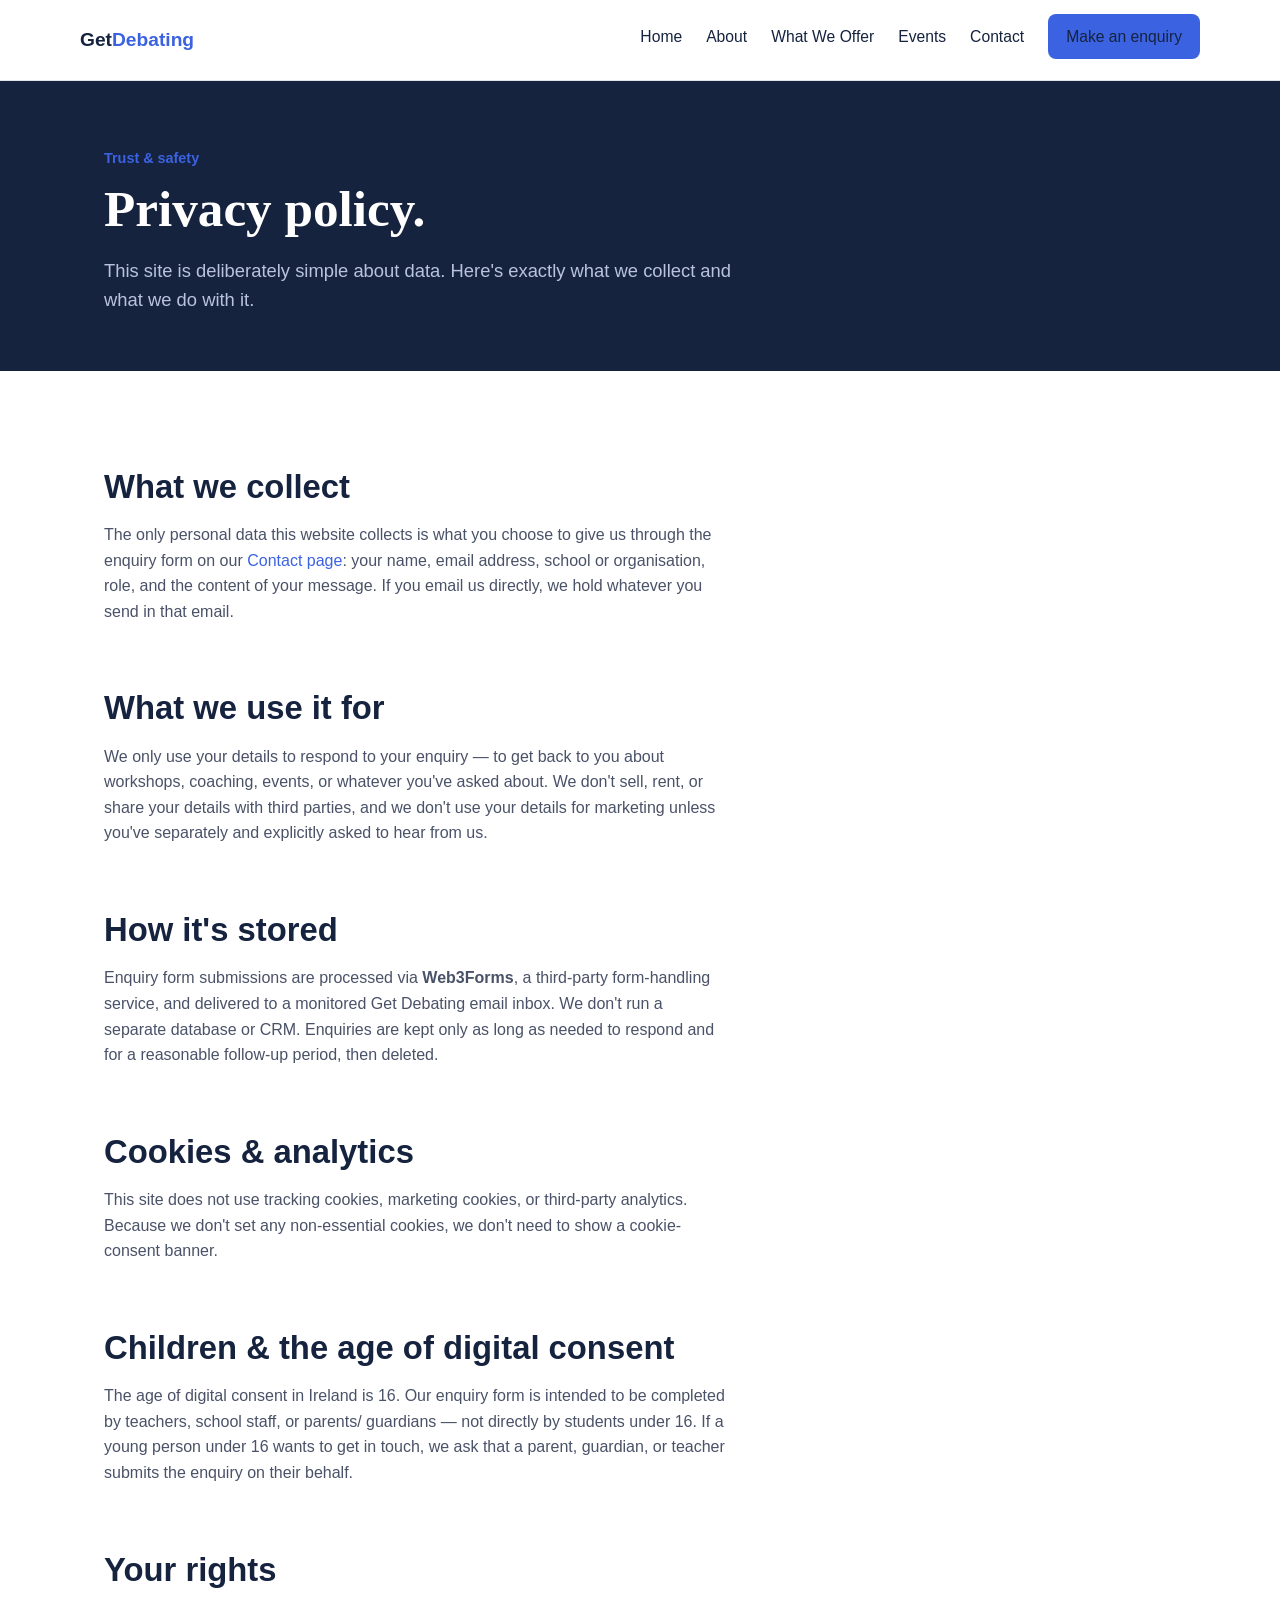
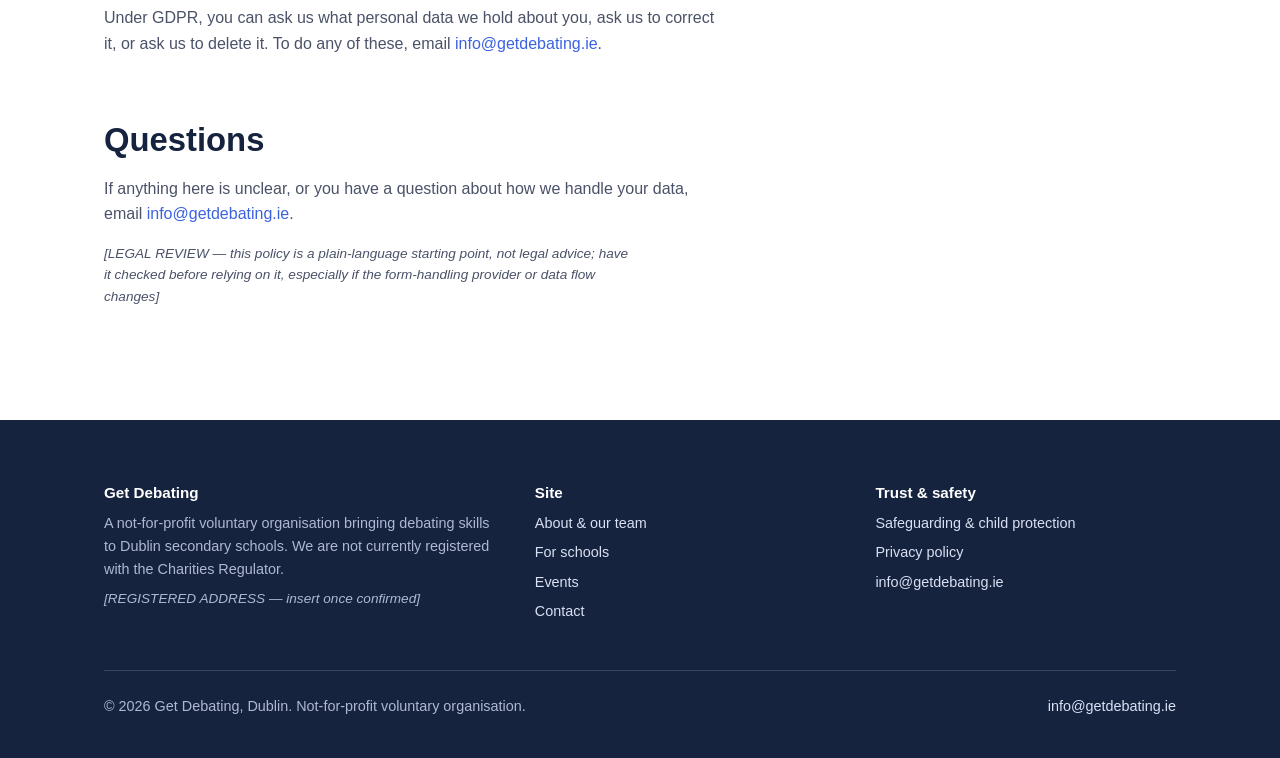
<file: privacy.html>
<!DOCTYPE html>
<html lang="en-IE">
<head>
  <meta charset="UTF-8" />
  <meta name="viewport" content="width=device-width, initial-scale=1.0" />
  <title>Privacy Policy — Get Debating</title>
  <meta name="description" content="How Get Debating handles personal data submitted through our website enquiry form." />
  <link rel="stylesheet" href="styles.css" />
</head>
<body>

  <a class="skip-link" href="#main">Skip to content</a>

  <!-- ============ HEADER / NAVIGATION ============ -->
  <header class="site-header">
    <nav class="nav wrap">
      <a href="index.html" class="nav-logo">Get<span>Debating</span></a>

      <button class="nav-toggle" aria-label="Open menu" aria-expanded="false">☰</button>

      <ul class="nav-links">
        <li><a href="index.html">Home</a></li>
        <li><a href="about.html">About</a></li>
        <li><a href="programmes.html">What We Offer</a></li>
        <li><a href="events.html">Events</a></li>
        <li><a href="contact.html">Contact</a></li>
        <li><a href="contact.html" class="btn btn--primary btn--small">Make an enquiry</a></li>
      </ul>
    </nav>
  </header>

  <main id="main">

    <!-- ============ PAGE HERO ============ -->
    <section class="page-hero">
      <div class="wrap">
        <span class="motion-tag">Trust &amp; safety</span>
        <h1>Privacy policy.</h1>
        <p class="lede">
          This site is deliberately simple about data. Here's exactly what we
          collect and what we do with it.
        </p>
      </div>
    </section>

    <section class="section">
      <div class="wrap policy-content">

        <h2>What we collect</h2>
        <p>
          The only personal data this website collects is what you choose to
          give us through the enquiry form on our
          <a href="contact.html">Contact page</a>: your name, email address,
          school or organisation, role, and the content of your message. If
          you email us directly, we hold whatever you send in that email.
        </p>

        <h2>What we use it for</h2>
        <p>
          We only use your details to respond to your enquiry — to get back to
          you about workshops, coaching, events, or whatever you've asked
          about. We don't sell, rent, or share your details with third
          parties, and we don't use your details for marketing unless you've
          separately and explicitly asked to hear from us.
        </p>

        <h2>How it's stored</h2>
        <p>
          Enquiry form submissions are processed via
          <strong>Web3Forms</strong>, a third-party form-handling service, and
          delivered to a monitored Get Debating email inbox. We don't run a
          separate database or CRM. Enquiries are kept only as long as needed
          to respond and for a reasonable follow-up period, then deleted.
        </p>

        <h2>Cookies &amp; analytics</h2>
        <p>
          This site does not use tracking cookies, marketing cookies, or
          third-party analytics. Because we don't set any non-essential
          cookies, we don't need to show a cookie-consent banner.
        </p>

        <h2>Children &amp; the age of digital consent</h2>
        <p>
          The age of digital consent in Ireland is 16. Our enquiry form is
          intended to be completed by teachers, school staff, or parents/
          guardians — not directly by students under 16. If a young person
          under 16 wants to get in touch, we ask that a parent, guardian, or
          teacher submits the enquiry on their behalf.
        </p>

        <h2>Your rights</h2>
        <p>
          Under GDPR, you can ask us what personal data we hold about you,
          ask us to correct it, or ask us to delete it. To do any of these,
          email <a href="mailto:info@getdebating.ie">info@getdebating.ie</a>.
        </p>

        <h2>Questions</h2>
        <p>
          If anything here is unclear, or you have a question about how we
          handle your data, email
          <a href="mailto:info@getdebating.ie">info@getdebating.ie</a>.
        </p>

        <p class="placeholder-note">[LEGAL REVIEW — this policy is a plain-language starting point, not legal advice; have it checked before relying on it, especially if the form-handling provider or data flow changes]</p>

      </div>
    </section>

  </main>

  <!-- ============ FOOTER ============ -->
  <footer class="site-footer">
    <div class="wrap">
      <div class="footer-top">
        <div>
          <h4>Get Debating</h4>
          <p>A not-for-profit voluntary organisation bringing debating skills to Dublin secondary schools. We are not currently registered with the Charities Regulator.</p>
          <p class="placeholder-note">[REGISTERED ADDRESS — insert once confirmed]</p>
        </div>
        <div>
          <h4>Site</h4>
          <ul>
            <li><a href="about.html">About &amp; our team</a></li>
            <li><a href="programmes.html">For schools</a></li>
            <li><a href="events.html">Events</a></li>
            <li><a href="contact.html">Contact</a></li>
          </ul>
        </div>
        <div>
          <h4>Trust &amp; safety</h4>
          <ul>
            <li><a href="safeguarding.html">Safeguarding &amp; child protection</a></li>
            <li><a href="privacy.html" aria-current="page">Privacy policy</a></li>
            <li><a href="mailto:info@getdebating.ie">info@getdebating.ie</a></li>
          </ul>
        </div>
      </div>
      <div class="footer-grid">
        <span>© 2026 Get Debating, Dublin. Not-for-profit voluntary organisation.</span>
        <span><a href="contact.html">info@getdebating.ie</a></span>
      </div>
    </div>
  </footer>

  <script src="script.js"></script>
</body>
</html>
</file>
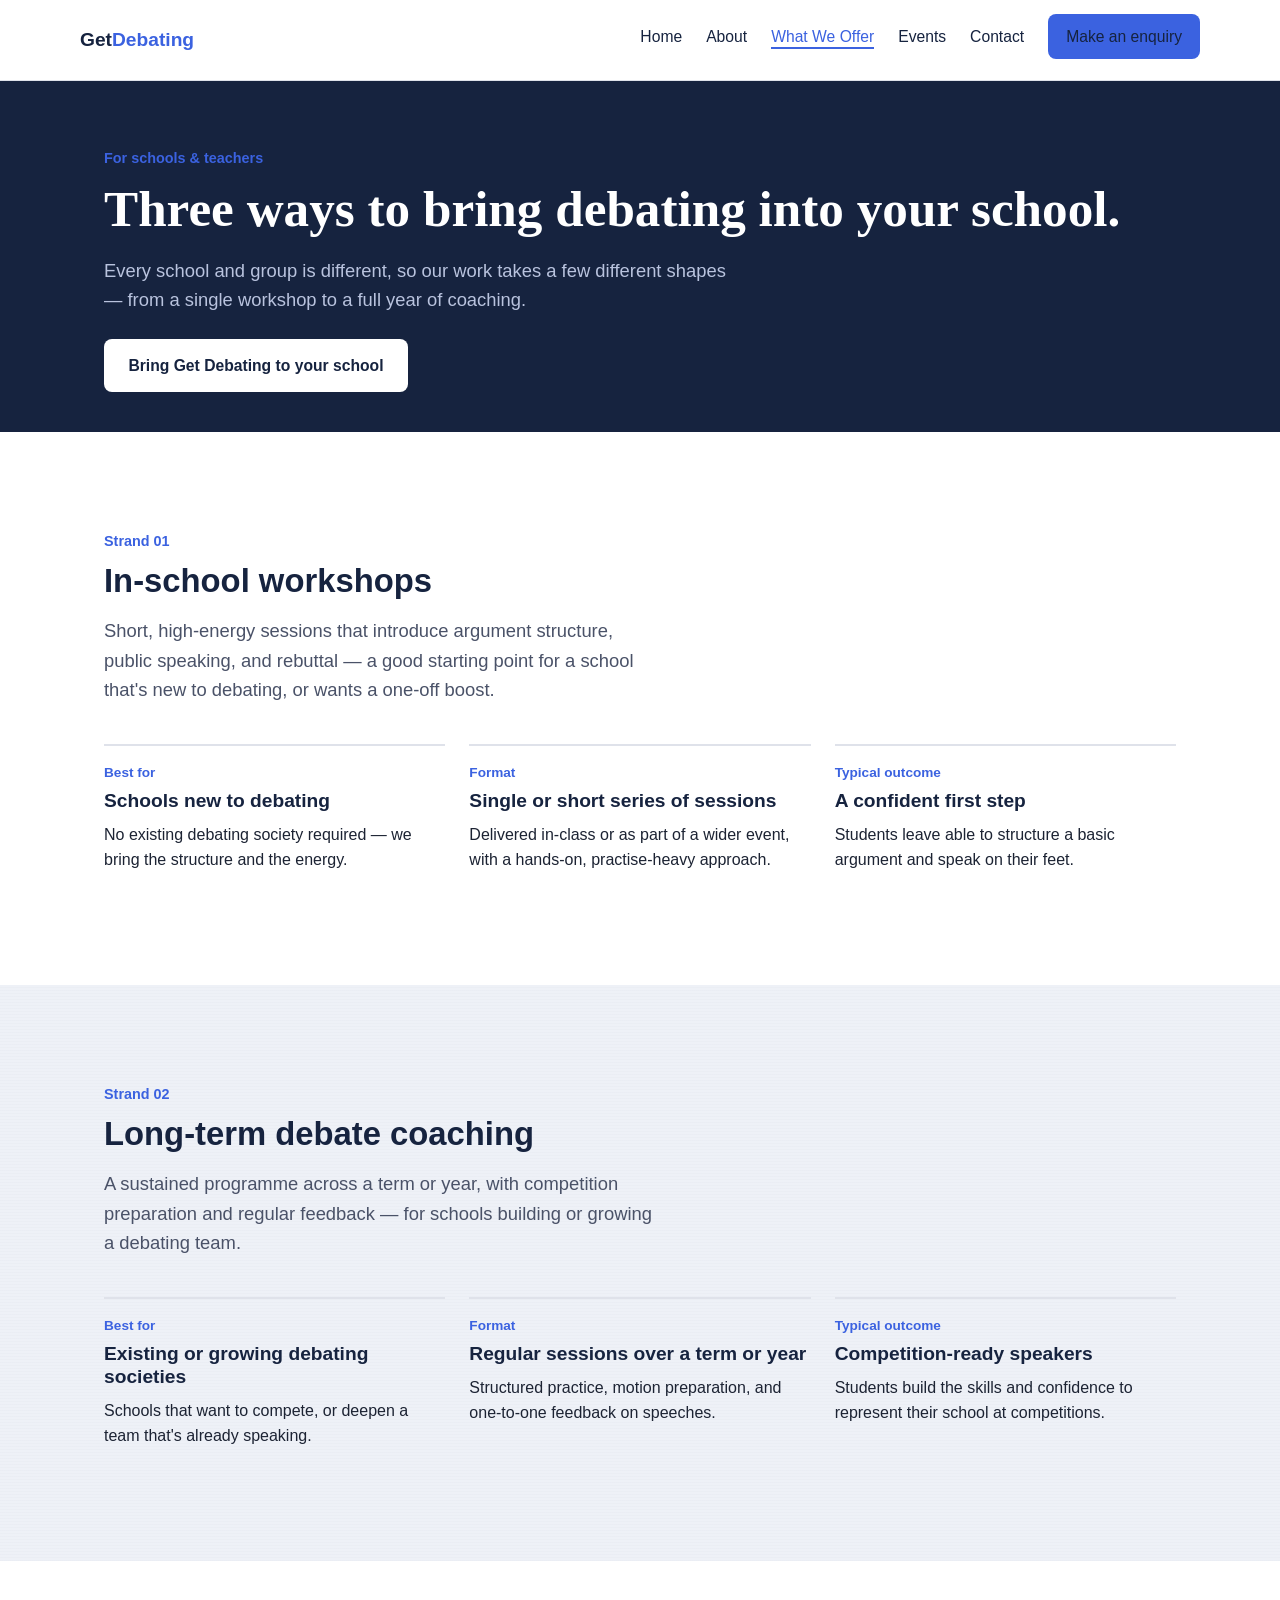
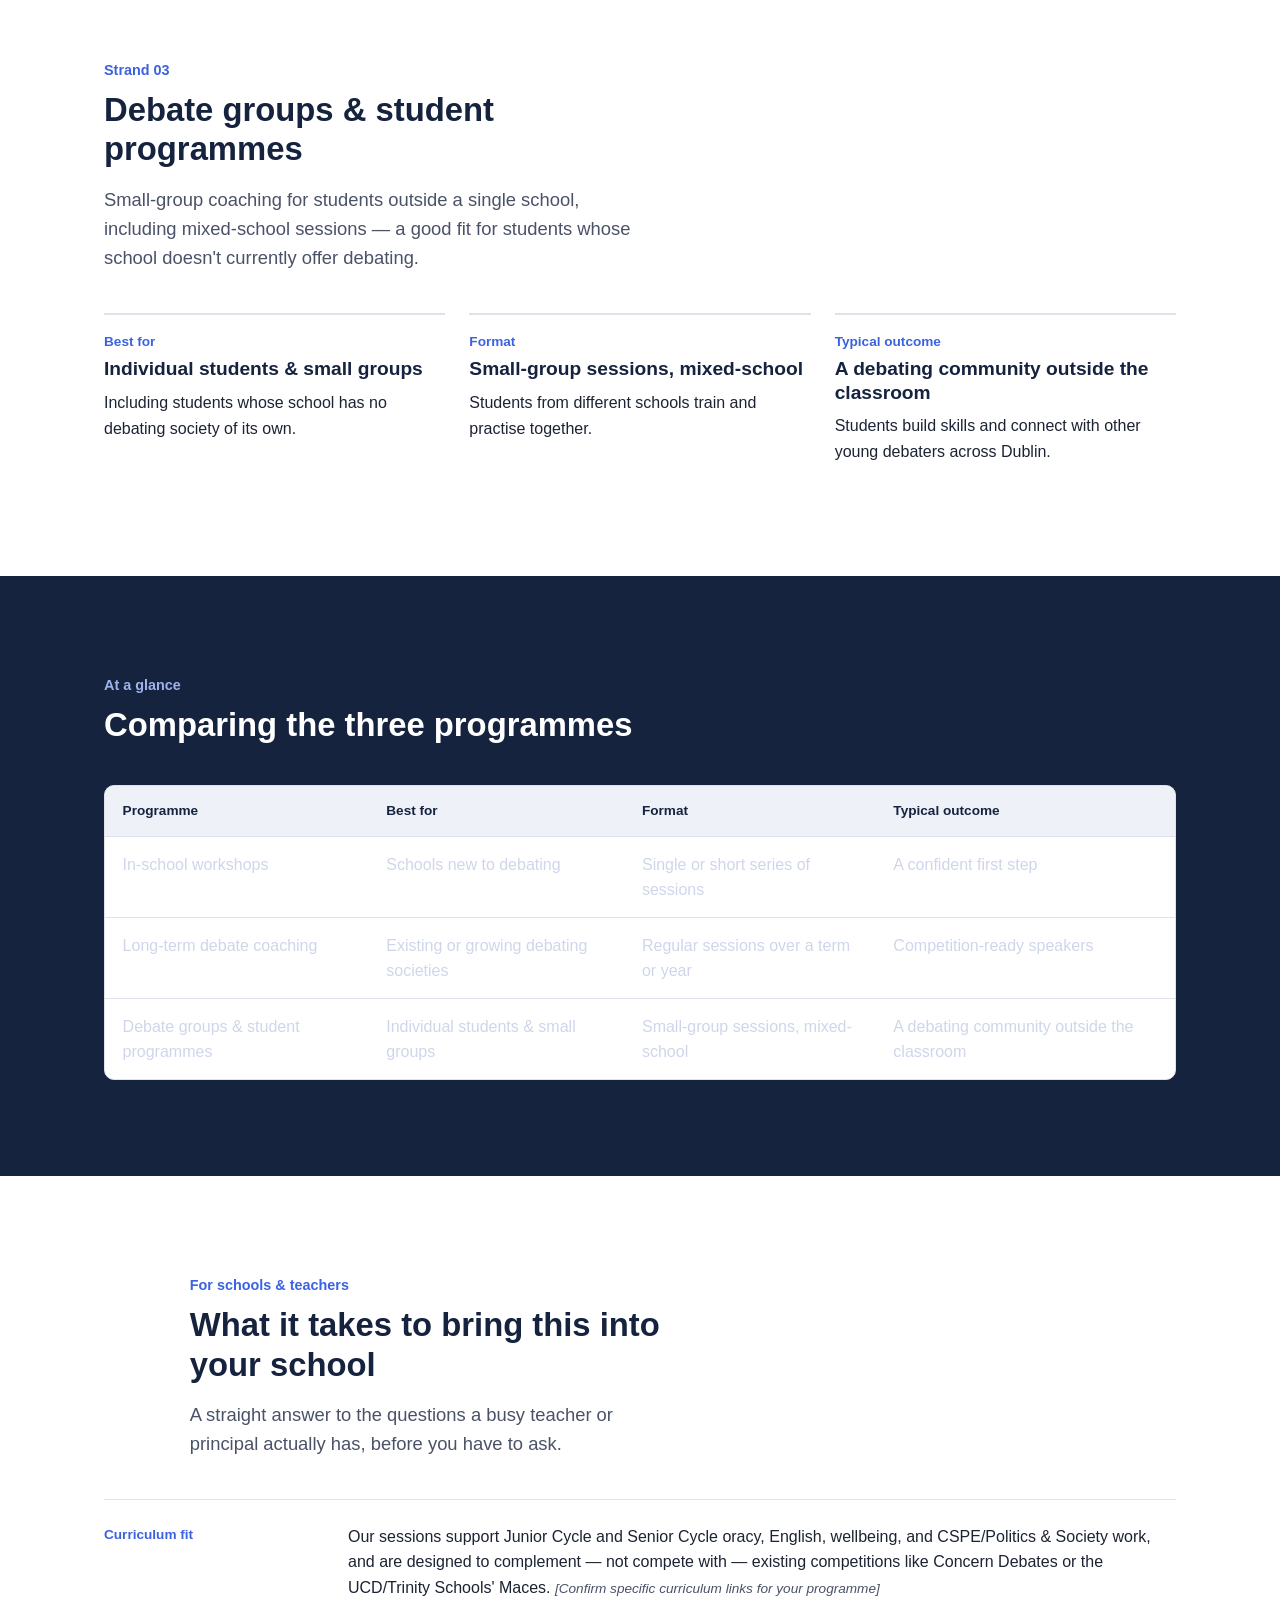
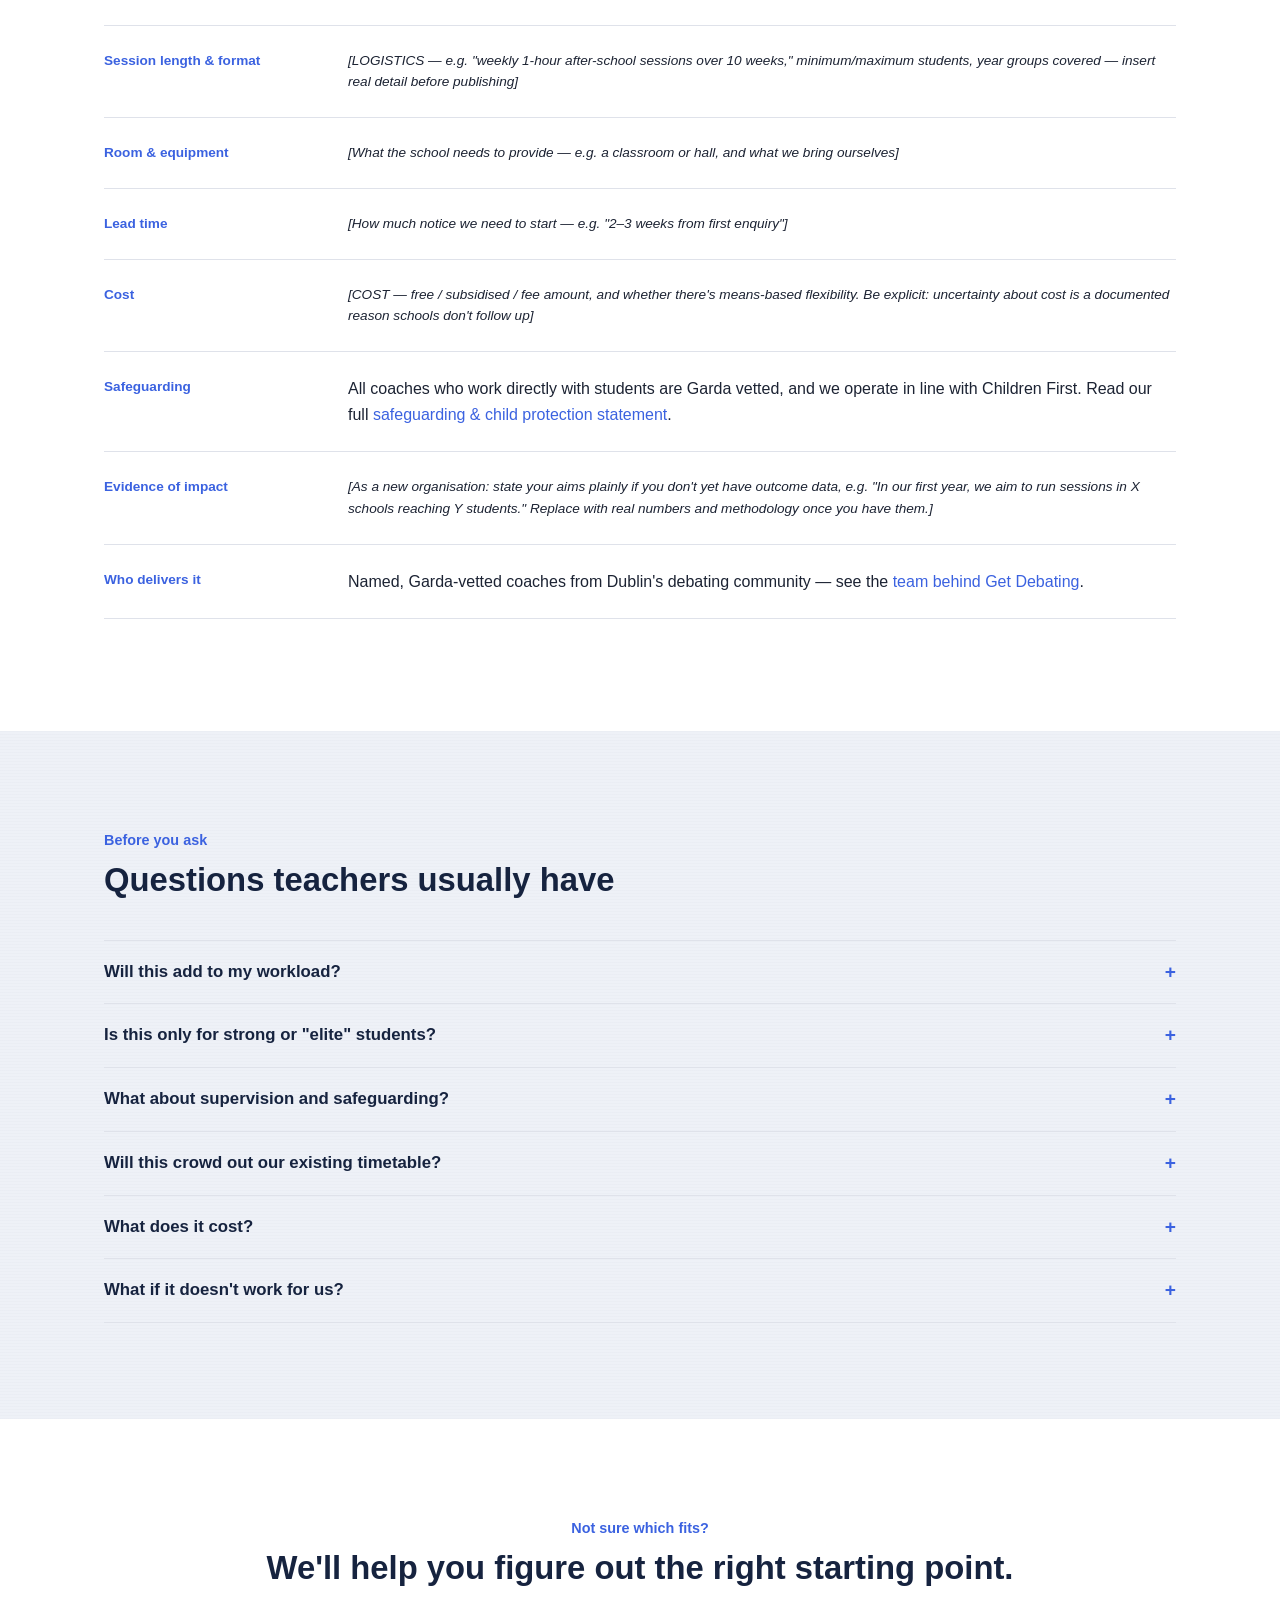
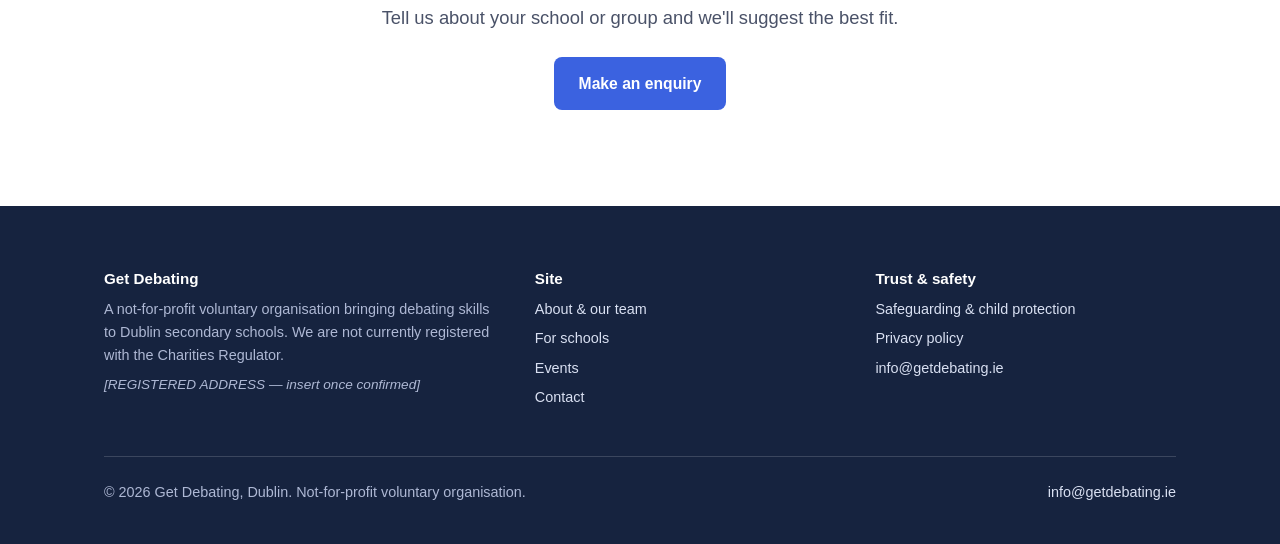
<file: programmes.html>
<!DOCTYPE html>
<html lang="en-IE">
<head>
  <meta charset="UTF-8" />
  <meta name="viewport" content="width=device-width, initial-scale=1.0" />
  <title>What We Offer — Get Debating</title>
  <meta name="description" content="In-school workshops, long-term debate coaching, and student debate groups for Dublin secondary schools." />
  <link rel="stylesheet" href="styles.css" />
</head>
<body>

  <a class="skip-link" href="#main">Skip to content</a>

  <!-- ============ HEADER / NAVIGATION ============ -->
  <header class="site-header">
    <nav class="nav wrap">
      <a href="index.html" class="nav-logo">Get<span>Debating</span></a>

      <button class="nav-toggle" aria-label="Open menu" aria-expanded="false">☰</button>

      <ul class="nav-links">
        <li><a href="index.html">Home</a></li>
        <li><a href="about.html">About</a></li>
        <li><a href="programmes.html" aria-current="page">What We Offer</a></li>
        <li><a href="events.html">Events</a></li>
        <li><a href="contact.html">Contact</a></li>
        <li><a href="contact.html" class="btn btn--primary btn--small">Make an enquiry</a></li>
      </ul>
    </nav>
  </header>

  <main id="main">

    <!-- ============ PAGE HERO ============ -->
    <section class="page-hero">
      <div class="wrap">
        <span class="motion-tag">For schools &amp; teachers</span>
        <h1>Three ways to bring debating into your school.</h1>
        <p class="lede">
          Every school and group is different, so our work takes a few
          different shapes — from a single workshop to a full year of coaching.
        </p>
        <div class="hero-actions">
          <a href="contact.html" class="btn btn--on-navy">Bring Get Debating to your school</a>
        </div>
      </div>
    </section>

    <!-- ============ STRAND 01: IN-SCHOOL WORKSHOPS ============ -->
    <section class="section">
      <div class="wrap">
        <div class="section-head">
          <span class="motion-tag">Strand 01</span>
          <h2>In-school workshops</h2>
          <p class="lede">
            Short, high-energy sessions that introduce argument structure,
            public speaking, and rebuttal — a good starting point for a school
            that's new to debating, or wants a one-off boost.
          </p>
        </div>

        <div class="grid grid--3">
          <div class="card">
            <span class="card-eyebrow">Best for</span>
            <h3>Schools new to debating</h3>
            <p>No existing debating society required — we bring the structure and the energy.</p>
          </div>
          <div class="card">
            <span class="card-eyebrow">Format</span>
            <h3>Single or short series of sessions</h3>
            <p>Delivered in-class or as part of a wider event, with a hands-on, practise-heavy approach.</p>
          </div>
          <div class="card">
            <span class="card-eyebrow">Typical outcome</span>
            <h3>A confident first step</h3>
            <p>Students leave able to structure a basic argument and speak on their feet.</p>
          </div>
        </div>
      </div>
    </section>

    <!-- ============ STRAND 02: LONG-TERM COACHING ============ -->
    <section class="section section--tint">
      <div class="wrap">
        <div class="section-head">
          <span class="motion-tag">Strand 02</span>
          <h2>Long-term debate coaching</h2>
          <p class="lede">
            A sustained programme across a term or year, with competition
            preparation and regular feedback — for schools building or growing
            a debating team.
          </p>
        </div>

        <div class="grid grid--3">
          <div class="card">
            <span class="card-eyebrow">Best for</span>
            <h3>Existing or growing debating societies</h3>
            <p>Schools that want to compete, or deepen a team that's already speaking.</p>
          </div>
          <div class="card">
            <span class="card-eyebrow">Format</span>
            <h3>Regular sessions over a term or year</h3>
            <p>Structured practice, motion preparation, and one-to-one feedback on speeches.</p>
          </div>
          <div class="card">
            <span class="card-eyebrow">Typical outcome</span>
            <h3>Competition-ready speakers</h3>
            <p>Students build the skills and confidence to represent their school at competitions.</p>
          </div>
        </div>
      </div>
    </section>

    <!-- ============ STRAND 03: DEBATE GROUPS ============ -->
    <section class="section" id="student-groups">
      <div class="wrap">
        <div class="section-head">
          <span class="motion-tag">Strand 03</span>
          <h2>Debate groups &amp; student programmes</h2>
          <p class="lede">
            Small-group coaching for students outside a single school,
            including mixed-school sessions — a good fit for students whose
            school doesn't currently offer debating.
          </p>
        </div>

        <div class="grid grid--3">
          <div class="card">
            <span class="card-eyebrow">Best for</span>
            <h3>Individual students &amp; small groups</h3>
            <p>Including students whose school has no debating society of its own.</p>
          </div>
          <div class="card">
            <span class="card-eyebrow">Format</span>
            <h3>Small-group sessions, mixed-school</h3>
            <p>Students from different schools train and practise together.</p>
          </div>
          <div class="card">
            <span class="card-eyebrow">Typical outcome</span>
            <h3>A debating community outside the classroom</h3>
            <p>Students build skills and connect with other young debaters across Dublin.</p>
          </div>
        </div>
      </div>
    </section>

    <!-- ============ COMPARISON TABLE ============ -->
    <section class="section section--navy">
      <div class="wrap">
        <div class="section-head">
          <span class="motion-tag">At a glance</span>
          <h2>Comparing the three programmes</h2>
        </div>

        <div class="table-wrap">
          <table>
            <thead>
              <tr>
                <th>Programme</th>
                <th>Best for</th>
                <th>Format</th>
                <th>Typical outcome</th>
              </tr>
            </thead>
            <tbody>
              <tr>
                <td>In-school workshops</td>
                <td>Schools new to debating</td>
                <td>Single or short series of sessions</td>
                <td>A confident first step</td>
              </tr>
              <tr>
                <td>Long-term debate coaching</td>
                <td>Existing or growing debating societies</td>
                <td>Regular sessions over a term or year</td>
                <td>Competition-ready speakers</td>
              </tr>
              <tr>
                <td>Debate groups &amp; student programmes</td>
                <td>Individual students &amp; small groups</td>
                <td>Small-group sessions, mixed-school</td>
                <td>A debating community outside the classroom</td>
              </tr>
            </tbody>
          </table>
        </div>
      </div>
    </section>

    <!-- ============ FOR SCHOOLS: LOGISTICS ============ -->
    <section class="section" id="for-schools">
      <div class="wrap">
        <div class="section-head section-head--offset">
          <span class="motion-tag">For schools &amp; teachers</span>
          <h2>What it takes to bring this into your school</h2>
          <p class="lede">
            A straight answer to the questions a busy teacher or principal
            actually has, before you have to ask.
          </p>
        </div>

        <dl>
          <div class="info-block">
            <dt>Curriculum fit</dt>
            <dd>Our sessions support Junior Cycle and Senior Cycle oracy, English, wellbeing, and CSPE/Politics &amp; Society work, and are designed to complement — not compete with — existing competitions like Concern Debates or the UCD/Trinity Schools' Maces. <span class="placeholder-note">[Confirm specific curriculum links for your programme]</span></dd>
          </div>
          <div class="info-block">
            <dt>Session length &amp; format</dt>
            <dd class="placeholder-note">[LOGISTICS — e.g. "weekly 1-hour after-school sessions over 10 weeks," minimum/maximum students, year groups covered — insert real detail before publishing]</dd>
          </div>
          <div class="info-block">
            <dt>Room &amp; equipment</dt>
            <dd class="placeholder-note">[What the school needs to provide — e.g. a classroom or hall, and what we bring ourselves]</dd>
          </div>
          <div class="info-block">
            <dt>Lead time</dt>
            <dd class="placeholder-note">[How much notice we need to start — e.g. "2–3 weeks from first enquiry"]</dd>
          </div>
          <div class="info-block">
            <dt>Cost</dt>
            <dd class="placeholder-note">[COST — free / subsidised / fee amount, and whether there's means-based flexibility. Be explicit: uncertainty about cost is a documented reason schools don't follow up]</dd>
          </div>
          <div class="info-block">
            <dt>Safeguarding</dt>
            <dd>All coaches who work directly with students are Garda vetted, and we operate in line with Children First. Read our full <a href="safeguarding.html">safeguarding &amp; child protection statement</a>.</dd>
          </div>
          <div class="info-block">
            <dt>Evidence of impact</dt>
            <dd class="placeholder-note">[As a new organisation: state your aims plainly if you don't yet have outcome data, e.g. "In our first year, we aim to run sessions in X schools reaching Y students." Replace with real numbers and methodology once you have them.]</dd>
          </div>
          <div class="info-block">
            <dt>Who delivers it</dt>
            <dd>Named, Garda-vetted coaches from Dublin's debating community — see the <a href="about.html">team behind Get Debating</a>.</dd>
          </div>
        </dl>
      </div>
    </section>

    <!-- ============ FAQ ============ -->
    <section class="section section--tint">
      <div class="wrap">
        <div class="section-head">
          <span class="motion-tag">Before you ask</span>
          <h2>Questions teachers usually have</h2>
        </div>

        <div class="faq">
          <details class="faq-item">
            <summary>Will this add to my workload?</summary>
            <p>We plan and run the sessions. A teacher's role is typically light supervision and coordination with us — not preparing or delivering content yourself.</p>
          </details>
          <details class="faq-item">
            <summary>Is this only for strong or "elite" students?</summary>
            <p>No — our workshops are designed as an accessible starting point for students with no debating experience, not just for an existing debating team. Long-term coaching can build toward competition, but the door is open regardless of starting level.</p>
          </details>
          <details class="faq-item">
            <summary>What about supervision and safeguarding?</summary>
            <p>All coaches who work directly with students are Garda vetted, and sessions run with the knowledge of school staff. See our <a href="safeguarding.html">safeguarding &amp; child protection statement</a> for full detail.</p>
          </details>
          <details class="faq-item">
            <summary>Will this crowd out our existing timetable?</summary>
            <p>Workshops can run as a one-off during class time or as part of a wider event; long-term coaching typically runs after school, outside timetabled hours. We'll agree a format that fits your school before starting.</p>
          </details>
          <details class="faq-item">
            <summary>What does it cost?</summary>
            <p class="placeholder-note">[Insert real cost/subsidy answer here — same content as the "Cost" logistics block above]</p>
          </details>
          <details class="faq-item">
            <summary>What if it doesn't work for us?</summary>
            <p>We start with a single workshop or short series where possible, so a school can see how it fits before committing to a longer programme.</p>
          </details>
        </div>
      </div>
    </section>

    <!-- ============ FINAL CTA ============ -->
    <section class="section center">
      <div class="wrap">
        <span class="motion-tag">Not sure which fits?</span>
        <h2>We'll help you figure out the right starting point.</h2>
        <p class="lede" style="margin: 0 auto var(--space-3);">
          Tell us about your school or group and we'll suggest the best fit.
        </p>
        <a href="contact.html" class="btn btn--primary">Make an enquiry</a>
      </div>
    </section>

  </main>

  <!-- ============ FOOTER ============ -->
  <footer class="site-footer">
    <div class="wrap">
      <div class="footer-top">
        <div>
          <h4>Get Debating</h4>
          <p>A not-for-profit voluntary organisation bringing debating skills to Dublin secondary schools. We are not currently registered with the Charities Regulator.</p>
          <p class="placeholder-note">[REGISTERED ADDRESS — insert once confirmed]</p>
        </div>
        <div>
          <h4>Site</h4>
          <ul>
            <li><a href="about.html">About &amp; our team</a></li>
            <li><a href="programmes.html">For schools</a></li>
            <li><a href="events.html">Events</a></li>
            <li><a href="contact.html">Contact</a></li>
          </ul>
        </div>
        <div>
          <h4>Trust &amp; safety</h4>
          <ul>
            <li><a href="safeguarding.html">Safeguarding &amp; child protection</a></li>
            <li><a href="privacy.html">Privacy policy</a></li>
            <li><a href="mailto:info@getdebating.ie">info@getdebating.ie</a></li>
          </ul>
        </div>
      </div>
      <div class="footer-grid">
        <span>© 2026 Get Debating, Dublin. Not-for-profit voluntary organisation.</span>
        <span><a href="contact.html">info@getdebating.ie</a></span>
      </div>
    </div>
  </footer>

  <script src="script.js"></script>
</body>
</html>
</file>
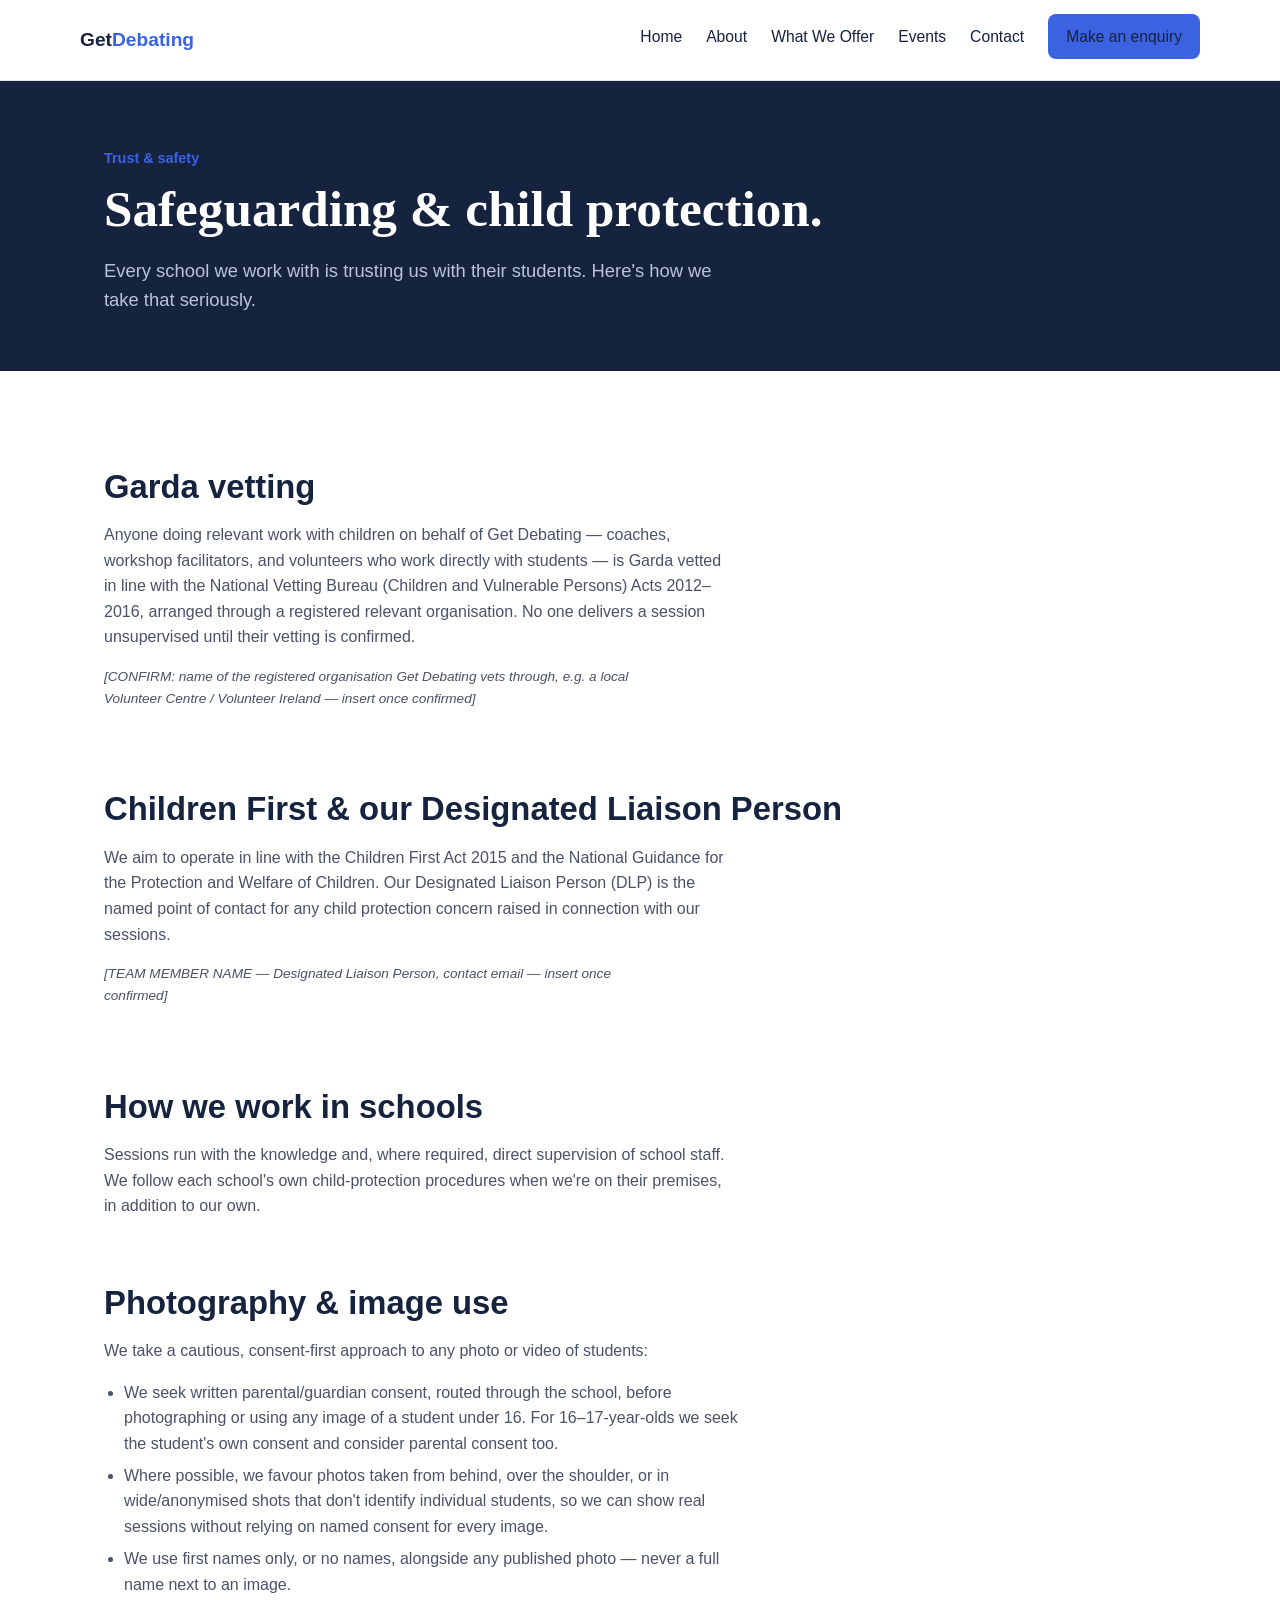
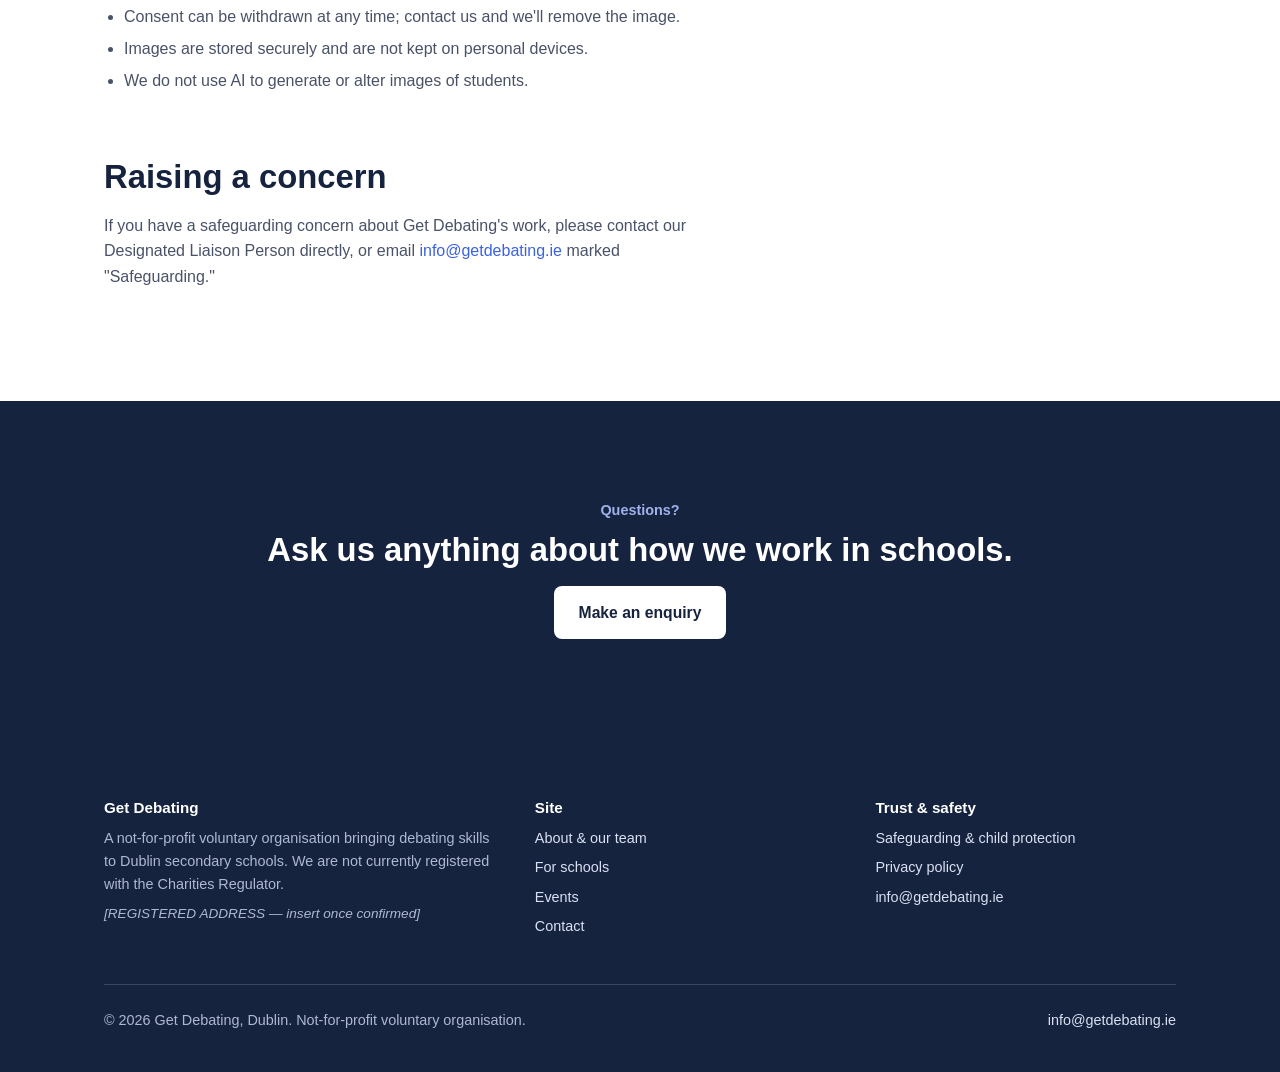
<file: safeguarding.html>
<!DOCTYPE html>
<html lang="en-IE">
<head>
  <meta charset="UTF-8" />
  <meta name="viewport" content="width=device-width, initial-scale=1.0" />
  <title>Safeguarding &amp; Child Protection — Get Debating</title>
  <meta name="description" content="Get Debating's safeguarding, child protection, Garda vetting, and photography/image-use policy for work in Dublin secondary schools." />
  <link rel="stylesheet" href="styles.css" />
</head>
<body>

  <a class="skip-link" href="#main">Skip to content</a>

  <!-- ============ HEADER / NAVIGATION ============ -->
  <header class="site-header">
    <nav class="nav wrap">
      <a href="index.html" class="nav-logo">Get<span>Debating</span></a>

      <button class="nav-toggle" aria-label="Open menu" aria-expanded="false">☰</button>

      <ul class="nav-links">
        <li><a href="index.html">Home</a></li>
        <li><a href="about.html">About</a></li>
        <li><a href="programmes.html">What We Offer</a></li>
        <li><a href="events.html">Events</a></li>
        <li><a href="contact.html">Contact</a></li>
        <li><a href="contact.html" class="btn btn--primary btn--small">Make an enquiry</a></li>
      </ul>
    </nav>
  </header>

  <main id="main">

    <!-- ============ PAGE HERO ============ -->
    <section class="page-hero">
      <div class="wrap">
        <span class="motion-tag">Trust &amp; safety</span>
        <h1>Safeguarding &amp; child protection.</h1>
        <p class="lede">
          Every school we work with is trusting us with their students. Here's
          how we take that seriously.
        </p>
      </div>
    </section>

    <section class="section">
      <div class="wrap policy-content">

        <h2>Garda vetting</h2>
        <p>
          Anyone doing relevant work with children on behalf of Get Debating —
          coaches, workshop facilitators, and volunteers who work directly with
          students — is Garda vetted in line with the National Vetting Bureau
          (Children and Vulnerable Persons) Acts 2012–2016, arranged through a
          registered relevant organisation. No one delivers a session unsupervised
          until their vetting is confirmed.
        </p>
        <p class="placeholder-note">[CONFIRM: name of the registered organisation Get Debating vets through, e.g. a local Volunteer Centre / Volunteer Ireland — insert once confirmed]</p>

        <h2>Children First &amp; our Designated Liaison Person</h2>
        <p>
          We aim to operate in line with the Children First Act 2015 and the
          National Guidance for the Protection and Welfare of Children. Our
          Designated Liaison Person (DLP) is the named point of contact for any
          child protection concern raised in connection with our sessions.
        </p>
        <p class="placeholder-note">[TEAM MEMBER NAME — Designated Liaison Person, contact email — insert once confirmed]</p>

        <h2>How we work in schools</h2>
        <p>
          Sessions run with the knowledge and, where required, direct
          supervision of school staff. We follow each school's own
          child-protection procedures when we're on their premises, in
          addition to our own.
        </p>

        <h2>Photography &amp; image use</h2>
        <p>We take a cautious, consent-first approach to any photo or video of students:</p>
        <ul>
          <li>We seek written parental/guardian consent, routed through the school, before photographing or using any image of a student under 16. For 16–17-year-olds we seek the student's own consent and consider parental consent too.</li>
          <li>Where possible, we favour photos taken from behind, over the shoulder, or in wide/anonymised shots that don't identify individual students, so we can show real sessions without relying on named consent for every image.</li>
          <li>We use first names only, or no names, alongside any published photo — never a full name next to an image.</li>
          <li>Consent can be withdrawn at any time; contact us and we'll remove the image.</li>
          <li>Images are stored securely and are not kept on personal devices.</li>
          <li>We do not use AI to generate or alter images of students.</li>
        </ul>

        <h2>Raising a concern</h2>
        <p>
          If you have a safeguarding concern about Get Debating's work, please
          contact our Designated Liaison Person directly, or email
          <a href="mailto:info@getdebating.ie">info@getdebating.ie</a> marked
          "Safeguarding."
        </p>

      </div>
    </section>

    <!-- ============ FINAL CTA ============ -->
    <section class="section section--navy center">
      <div class="wrap">
        <span class="motion-tag">Questions?</span>
        <h2>Ask us anything about how we work in schools.</h2>
        <a href="contact.html" class="btn btn--on-navy">Make an enquiry</a>
      </div>
    </section>

  </main>

  <!-- ============ FOOTER ============ -->
  <footer class="site-footer">
    <div class="wrap">
      <div class="footer-top">
        <div>
          <h4>Get Debating</h4>
          <p>A not-for-profit voluntary organisation bringing debating skills to Dublin secondary schools. We are not currently registered with the Charities Regulator.</p>
          <p class="placeholder-note">[REGISTERED ADDRESS — insert once confirmed]</p>
        </div>
        <div>
          <h4>Site</h4>
          <ul>
            <li><a href="about.html">About &amp; our team</a></li>
            <li><a href="programmes.html">For schools</a></li>
            <li><a href="events.html">Events</a></li>
            <li><a href="contact.html">Contact</a></li>
          </ul>
        </div>
        <div>
          <h4>Trust &amp; safety</h4>
          <ul>
            <li><a href="safeguarding.html" aria-current="page">Safeguarding &amp; child protection</a></li>
            <li><a href="privacy.html">Privacy policy</a></li>
            <li><a href="mailto:info@getdebating.ie">info@getdebating.ie</a></li>
          </ul>
        </div>
      </div>
      <div class="footer-grid">
        <span>© 2026 Get Debating, Dublin. Not-for-profit voluntary organisation.</span>
        <span><a href="contact.html">info@getdebating.ie</a></span>
      </div>
    </div>
  </footer>

  <script src="script.js"></script>
</body>
</html>
</file>
<file: styles.css>
/* =========================================================
   GET DEBATING â€” SHARED STYLESHEET
   -------------------------------------------------------
   This file is used by every page on the site. It's split
   into sections (use Ctrl+F / Cmd+F to jump around):

   1. Design tokens (colours, fonts, spacing)
   2. Reset & base styles
   3. Layout helpers
   4. Navigation
   5. Buttons
   6. Motion tag (the little label used above section titles)
   7. Hero
   8. Cards & sections
   9. Tables
   10. Forms
   11. Footer
   12. Responsive (mobile) rules
   ========================================================= */

/* -----------------------------------------------------------
   1. DESIGN TOKENS
   These are variables â€” set a colour or font once here, and
   it updates everywhere on the site that uses it.
----------------------------------------------------------- */
:root {
  /* Colours */
  --navy: #16233f;        /* deep navy â€” headings, nav, footer */
  --navy-soft: #29365a;   /* slightly lighter navy â€” secondary text on dark */
  --blue: #3b62e0;        /* bright/medium blue â€” links, buttons, accents */
  --blue-tint: #eef1f7;   /* pale blue-gray â€” soft section backgrounds */
  --white: #ffffff;
  --bg: #ffffff;          /* main page background */
  --ink: #1c2333;         /* near-black â€” body text */
  --ink-soft: #4a5268;    /* muted body text */
  --border: #dfe2ea;      /* hairline borders */
  --border-dark: rgba(255, 255, 255, 0.16);

  /* Type */
  --font-display: ui-serif, Charter, "Iowan Old Style", "Palatino Linotype", serif;
  --font-body: -apple-system, BlinkMacSystemFont, "Segoe UI", Helvetica, Arial, sans-serif;
  --font-mono: var(--font-body);

  /* Paper texture (subtle, used sparingly on tinted sections) */
  --paper-texture: repeating-linear-gradient(
    0deg,
    rgba(22, 35, 63, 0.015),
    rgba(22, 35, 63, 0.015) 1px,
    transparent 1px,
    transparent 3px
  );

  /* Spacing scale */
  --space-1: 0.5rem;
  --space-2: 1rem;
  --space-3: 1.5rem;
  --space-4: 2.5rem;
  --space-5: 4rem;
  --space-6: 6rem;

  /* Layout */
  --max-width: 1120px;
  --radius: 10px;
}

/* -----------------------------------------------------------
   2. RESET & BASE STYLES
----------------------------------------------------------- */
* {
  box-sizing: border-box;
}

html {
  scroll-behavior: smooth;
}

body {
  margin: 0;
  background: var(--bg);
  color: var(--ink);
  font-family: var(--font-body);
  font-size: 1rem;
  line-height: 1.6;
  -webkit-font-smoothing: antialiased;
}

img {
  max-width: 100%;
  display: block;
}

a {
  color: var(--blue);
  text-decoration: none;
}

a:hover {
  text-decoration: underline;
}

h1, h2, h3, h4 {
  font-family: var(--font-body);
  color: var(--navy);
  line-height: 1.2;
  margin: 0 0 var(--space-2);
}

h1 {
  font-family: var(--font-display);
  font-weight: 600;
  font-size: clamp(2.1rem, 4vw, 3.2rem);
}
h2 { font-size: clamp(1.5rem, 3vw, 2.05rem); font-weight: 700; }
h3 { font-size: 1.2rem; font-weight: 700; }

p { margin: 0 0 var(--space-2); }

ul, ol { padding-left: 1.25rem; }
li { margin-bottom: 0.4rem; }

/* Visible keyboard focus everywhere â€” accessibility floor */
a:focus-visible,
button:focus-visible,
input:focus-visible,
select:focus-visible,
textarea:focus-visible {
  outline: 3px solid var(--blue);
  outline-offset: 2px;
}

@media (prefers-reduced-motion: reduce) {
  html { scroll-behavior: auto; }
  * { animation-duration: 0.001ms !important; transition-duration: 0.001ms !important; }
}

/* -----------------------------------------------------------
   3. LAYOUT HELPERS
----------------------------------------------------------- */
.wrap {
  max-width: var(--max-width);
  margin: 0 auto;
  padding: 0 var(--space-3);
}

.section {
  padding: var(--space-6) 0;
}

.section--tight {
  padding: var(--space-5) 0;
}

.section--navy {
  background: var(--navy);
  color: #cfd6ea;
}

.section--navy h2,
.section--navy h3 {
  color: var(--white);
}

.section--tint {
  background: var(--blue-tint);
}

.grid {
  display: grid;
  gap: var(--space-3);
}

.grid--3 { grid-template-columns: repeat(3, 1fr); }
.grid--2 { grid-template-columns: repeat(2, 1fr); }

.center { text-align: center; }

.lede {
  font-size: 1.15rem;
  color: var(--ink-soft);
  max-width: 62ch;
}

.section--navy .lede { color: #b9c3de; }

/* -----------------------------------------------------------
   4. NAVIGATION
----------------------------------------------------------- */
.site-header {
  position: sticky;
  top: 0;
  z-index: 50;
  background: var(--bg);
  border-bottom: 1px solid var(--border);
}

.nav {
  display: flex;
  align-items: center;
  justify-content: space-between;
  padding: 0.9rem 0;
}

.nav-logo {
  font-family: var(--font-body);
  font-weight: 700;
  font-size: 1.2rem;
  color: var(--navy);
}

.nav-logo:hover { text-decoration: none; }

.nav-logo span {
  color: var(--blue);
}

.nav-links {
  display: flex;
  align-items: center;
  gap: var(--space-3);
  list-style: none;
  margin: 0;
  padding: 0;
}

.nav-links a {
  color: var(--navy);
  font-weight: 500;
  font-size: 0.98rem;
}

.nav-links a:hover {
  color: var(--blue);
  text-decoration: none;
}

.nav-links a[aria-current="page"] {
  color: var(--blue);
  border-bottom: 2px solid var(--blue);
  padding-bottom: 2px;
}

.nav-toggle {
  display: none;
  background: none;
  border: 1px solid var(--navy);
  border-radius: 6px;
  padding: 0.4rem 0.6rem;
  font-size: 1.1rem;
  color: var(--navy);
  cursor: pointer;
}

/* -----------------------------------------------------------
   5. BUTTONS
----------------------------------------------------------- */
.btn {
  display: inline-block;
  font-family: var(--font-body);
  font-weight: 600;
  font-size: 0.98rem;
  padding: 0.75rem 1.4rem;
  border-radius: 8px;
  border: 2px solid transparent;
  cursor: pointer;
  transition: transform 0.12s ease, background 0.12s ease, border-color 0.12s ease;
}

.btn:hover { text-decoration: none; }
.btn:active { transform: translateY(1px); }

.btn--primary {
  background: var(--blue);
  color: var(--white);
}

.btn--primary:hover {
  background: #2e51c4;
}

.btn--ghost {
  background: transparent;
  color: var(--navy);
  border-color: var(--navy);
}

.btn--ghost:hover {
  background: var(--navy);
  color: var(--white);
}

.btn--on-navy {
  background: var(--white);
  color: var(--navy);
}

.btn--on-navy:hover {
  background: var(--blue-tint);
}

.btn--small {
  padding: 0.5rem 1rem;
  font-size: 0.9rem;
}

/* -----------------------------------------------------------
   6. MOTION TAG
   A small label above section titles.
----------------------------------------------------------- */
.motion-tag {
  display: inline-block;
  font-family: var(--font-body);
  font-size: 0.9rem;
  font-weight: 600;
  color: var(--blue);
  margin-bottom: var(--space-1);
}

.section--navy .motion-tag {
  color: #9fb2ec;
}

.card-eyebrow {
  font-family: var(--font-body);
}

/* -----------------------------------------------------------
   7. HERO
----------------------------------------------------------- */
.hero {
  padding: var(--space-6) 0 var(--space-5);
  background: var(--blue-tint);
}

.hero-grid {
  display: grid;
  grid-template-columns: 1.1fr 0.9fr;
  gap: var(--space-4);
  align-items: center;
}

.hero h1 {
  margin-bottom: var(--space-2);
}

.hero-actions {
  display: flex;
  gap: var(--space-2);
  flex-wrap: wrap;
  margin-top: var(--space-3);
}

.hero-panel {
  background: transparent;
  color: var(--ink);
  border-left: 3px solid var(--blue);
  padding: 0 0 0 var(--space-3);
}

.hero-panel .motion-tag {
  color: var(--blue);
}

.hero-panel p {
  color: var(--ink-soft);
}

.page-hero {
  background: var(--navy);
  color: var(--white);
  padding: var(--space-5) 0 var(--space-4);
}

.page-hero h1 { color: var(--white); }
.page-hero .lede { color: #b9c3de; }

/* -----------------------------------------------------------
   8. CARDS & SECTIONS
----------------------------------------------------------- */
.card {
  background: transparent;
  border-top: 2px solid var(--border);
  padding: var(--space-2) 0 0;
  height: 100%;
}

.card h3 {
  margin-bottom: 0.6rem;
}

.card-eyebrow {
  font-size: 0.85rem;
  font-weight: 600;
  color: var(--blue);
  margin-bottom: 0.3rem;
  display: block;
}

.section-head {
  max-width: 62ch;
  margin-bottom: var(--space-4);
}

.divider {
  border: none;
  border-top: 1px solid var(--border);
  margin: var(--space-5) 0 0;
}

/* -----------------------------------------------------------
   9. TABLES
----------------------------------------------------------- */
.table-wrap {
  overflow-x: auto;
  border: 1px solid var(--border);
  border-radius: var(--radius);
  background: var(--white);
}

table {
  border-collapse: collapse;
  width: 100%;
  min-width: 560px;
}

th, td {
  text-align: left;
  padding: 0.9rem 1.1rem;
  border-bottom: 1px solid var(--border);
  vertical-align: top;
}

thead th {
  font-size: 0.85rem;
  font-weight: 700;
  color: var(--navy);
  background: var(--blue-tint);
}

tbody tr:last-child td {
  border-bottom: none;
}

/* -----------------------------------------------------------
   10. FORMS
----------------------------------------------------------- */
.form-field {
  margin-bottom: var(--space-3);
}

label {
  display: block;
  font-weight: 600;
  color: var(--navy);
  margin-bottom: 0.35rem;
  font-size: 0.95rem;
}

input, select, textarea {
  width: 100%;
  font-family: var(--font-body);
  font-size: 1rem;
  padding: 0.7rem 0.85rem;
  border: 1px solid var(--border);
  border-radius: 8px;
  background: var(--white);
  color: var(--ink);
}

textarea {
  min-height: 140px;
  resize: vertical;
}

.form-note {
  padding: var(--space-2) 0 0;
  border-top: 2px solid var(--blue);
  color: var(--navy);
  margin-top: var(--space-2);
  display: none;
}

.form-note.is-visible {
  display: block;
}

/* -----------------------------------------------------------
   11. FOOTER
----------------------------------------------------------- */
.site-footer {
  background: var(--navy);
  color: #aeb8d4;
  padding: var(--space-5) 0 var(--space-4);
  font-size: 0.9rem;
}

.footer-top {
  display: grid;
  grid-template-columns: 1.3fr 1fr 1fr;
  gap: var(--space-4);
  padding-bottom: var(--space-4);
  border-bottom: 1px solid var(--border-dark);
  margin-bottom: var(--space-3);
}

.footer-top h4 {
  color: var(--white);
  font-size: 0.95rem;
  font-family: var(--font-body);
  margin-bottom: 0.6rem;
}

.footer-top p, .footer-top li {
  color: #aeb8d4;
  margin-bottom: 0.4rem;
}

.footer-top ul {
  list-style: none;
  padding: 0;
  margin: 0;
}

.footer-grid {
  display: flex;
  justify-content: space-between;
  align-items: center;
  flex-wrap: wrap;
  gap: var(--space-2);
}

.site-footer a {
  color: #d9e0f2;
}

@media (max-width: 720px) {
  .footer-top { grid-template-columns: 1fr; gap: var(--space-3); }
}

/* -----------------------------------------------------------
   12. RESPONSIVE (MOBILE) RULES
----------------------------------------------------------- */
/* -----------------------------------------------------------
   13. SKIP LINK
----------------------------------------------------------- */
.skip-link {
  position: absolute;
  left: -999px;
  top: auto;
  z-index: 100;
  background: var(--navy);
  color: var(--white);
  padding: 0.75rem 1.25rem;
  border-radius: 0 0 8px 0;
  font-family: var(--font-body);
  font-size: 0.9rem;
}

.skip-link:focus {
  left: 0;
  top: 0;
}

/* -----------------------------------------------------------
   14. AUDIENCE ROUTING
----------------------------------------------------------- */
.audience-routing {
  display: flex;
  flex-wrap: wrap;
  gap: var(--space-2);
  margin-top: var(--space-3);
}

.audience-routing a {
  font-family: var(--font-body);
  font-size: 0.92rem;
  font-weight: 600;
  color: var(--navy);
  border-bottom: 2px solid var(--border);
  padding: 0.1rem 0;
}

.audience-routing a:hover {
  border-bottom-color: var(--blue);
  color: var(--blue);
  text-decoration: none;
}

/* -----------------------------------------------------------
   15. TESTIMONIALS / PULL-QUOTES (debate-motion motif)
----------------------------------------------------------- */
.pull-quote {
  border-left: 3px solid var(--blue);
  padding: 0 0 0 var(--space-3);
  margin: 0;
}

.pull-quote .motion-tag {
  color: var(--blue);
}

.pull-quote blockquote {
  margin: 0 0 var(--space-2);
  font-family: var(--font-body);
  font-size: 1.15rem;
  font-weight: 500;
  color: var(--navy);
  line-height: 1.5;
}

.pull-quote cite {
  display: block;
  font-style: normal;
  font-size: 0.92rem;
  color: var(--ink-soft);
}

.pull-quote cite strong {
  color: var(--navy);
}

.testimonial-grid {
  display: grid;
  grid-template-columns: repeat(auto-fit, minmax(280px, 1fr));
  gap: var(--space-4);
}

.placeholder-note {
  font-family: var(--font-body);
  font-size: 0.85rem;
  font-style: italic;
  color: var(--ink-soft);
  display: inline-block;
}

.section--navy .placeholder-note {
  color: #b9c3de;
}

/* -----------------------------------------------------------
   16. TEAM BIOS
----------------------------------------------------------- */
.team-grid {
  display: grid;
  grid-template-columns: repeat(auto-fit, minmax(220px, 1fr));
  gap: var(--space-3);
}

.team-card {
  background: transparent;
  overflow: hidden;
}

.team-photo {
  aspect-ratio: 4 / 5;
  background: var(--blue-tint);
  border-radius: var(--radius);
  display: flex;
  align-items: center;
  justify-content: center;
  color: var(--navy);
  font-family: var(--font-body);
  font-size: 0.8rem;
  text-align: center;
  padding: var(--space-2);
  overflow: hidden;
}

.team-photo img {
  width: 100%;
  height: 100%;
  object-fit: cover;
  border-radius: var(--radius);
}

.team-card .team-body {
  padding: var(--space-3);
}

.team-card h3 {
  font-size: 1.05rem;
  margin-bottom: 0.2rem;
}

.team-role {
  font-family: var(--font-body);
  font-size: 0.85rem;
  font-weight: 600;
  color: var(--blue);
  display: block;
  margin-bottom: 0.5rem;
}

/* -----------------------------------------------------------
   17. FAQ ACCORDION
----------------------------------------------------------- */
.faq {
  border-top: 1px solid var(--border);
}

.faq-item {
  border-bottom: 1px solid var(--border);
}

.faq-item summary {
  cursor: pointer;
  padding: var(--space-2) 0;
  font-family: var(--font-body);
  font-weight: 700;
  color: var(--navy);
  font-size: 1.05rem;
  list-style: none;
  display: flex;
  align-items: center;
  justify-content: space-between;
  gap: var(--space-2);
}

.faq-item summary::-webkit-details-marker {
  display: none;
}

.faq-item summary::after {
  content: "+";
  font-family: var(--font-body);
  font-size: 1.2rem;
  color: var(--blue);
  flex-shrink: 0;
}

.faq-item[open] summary::after {
  content: "\2212";
}

.faq-item p {
  padding-bottom: var(--space-2);
  color: var(--ink-soft);
  max-width: 68ch;
}

/* -----------------------------------------------------------
   18. INFO / LOGISTICS BLOCKS (For Schools content)
----------------------------------------------------------- */
.info-block {
  border-top: 1px solid var(--border);
  padding: var(--space-3) 0;
  display: grid;
  grid-template-columns: 220px 1fr;
  gap: var(--space-3);
}

.info-block:last-child {
  border-bottom: 1px solid var(--border);
}

.info-block dt {
  font-family: var(--font-body);
  font-size: 0.85rem;
  font-weight: 600;
  color: var(--blue);
}

.info-block dd {
  margin: 0;
  color: var(--ink);
}

.safeguarding-callout {
  background: var(--blue-tint);
  color: var(--ink);
  border-left: 4px solid var(--blue);
  padding: var(--space-4);
}

.safeguarding-callout h3 {
  color: var(--navy);
}

.safeguarding-callout p {
  color: var(--ink-soft);
}

/* -----------------------------------------------------------
   19. POLICY PAGES
----------------------------------------------------------- */
.policy-content h2 {
  margin-top: var(--space-5);
}

.policy-content h2:first-child {
  margin-top: 0;
}

.policy-content p, .policy-content li {
  color: var(--ink-soft);
  max-width: 70ch;
}

/* -----------------------------------------------------------
   20. TEXTURE + ASYMMETRY UTILITIES
----------------------------------------------------------- */
.section--tint {
  background-image: var(--paper-texture);
}

.section-head--offset {
  margin-left: 0;
}

@media (min-width: 861px) {
  .section-head--offset {
    max-width: 54ch;
    margin-left: 8%;
  }
}

.honeypot-field {
  position: absolute;
  left: -9999px;
  width: 1px;
  height: 1px;
  overflow: hidden;
}

@media (max-width: 860px) {
  .hero-grid { grid-template-columns: 1fr; }
  .grid--3 { grid-template-columns: 1fr 1fr; }
  .info-block { grid-template-columns: 1fr; gap: 0.4rem; }
}

@media (max-width: 720px) {
  .nav-toggle {
    display: inline-flex;
    align-items: center;
    justify-content: center;
  }

  .nav-links {
    position: absolute;
    top: 100%;
    left: 0;
    right: 0;
    background: var(--bg);
    border-bottom: 1px solid var(--border);
    flex-direction: column;
    align-items: flex-start;
    gap: 0;
    padding: var(--space-2) var(--space-3) var(--space-3);
    display: none;
  }

  .nav-links.is-open {
    display: flex;
  }

  .nav-links li {
    width: 100%;
    padding: 0.6rem 0;
    border-bottom: 1px solid var(--border);
  }

  .nav-links a {
    display: block;
  }

  .grid--3, .grid--2 { grid-template-columns: 1fr; }
}
</file>
